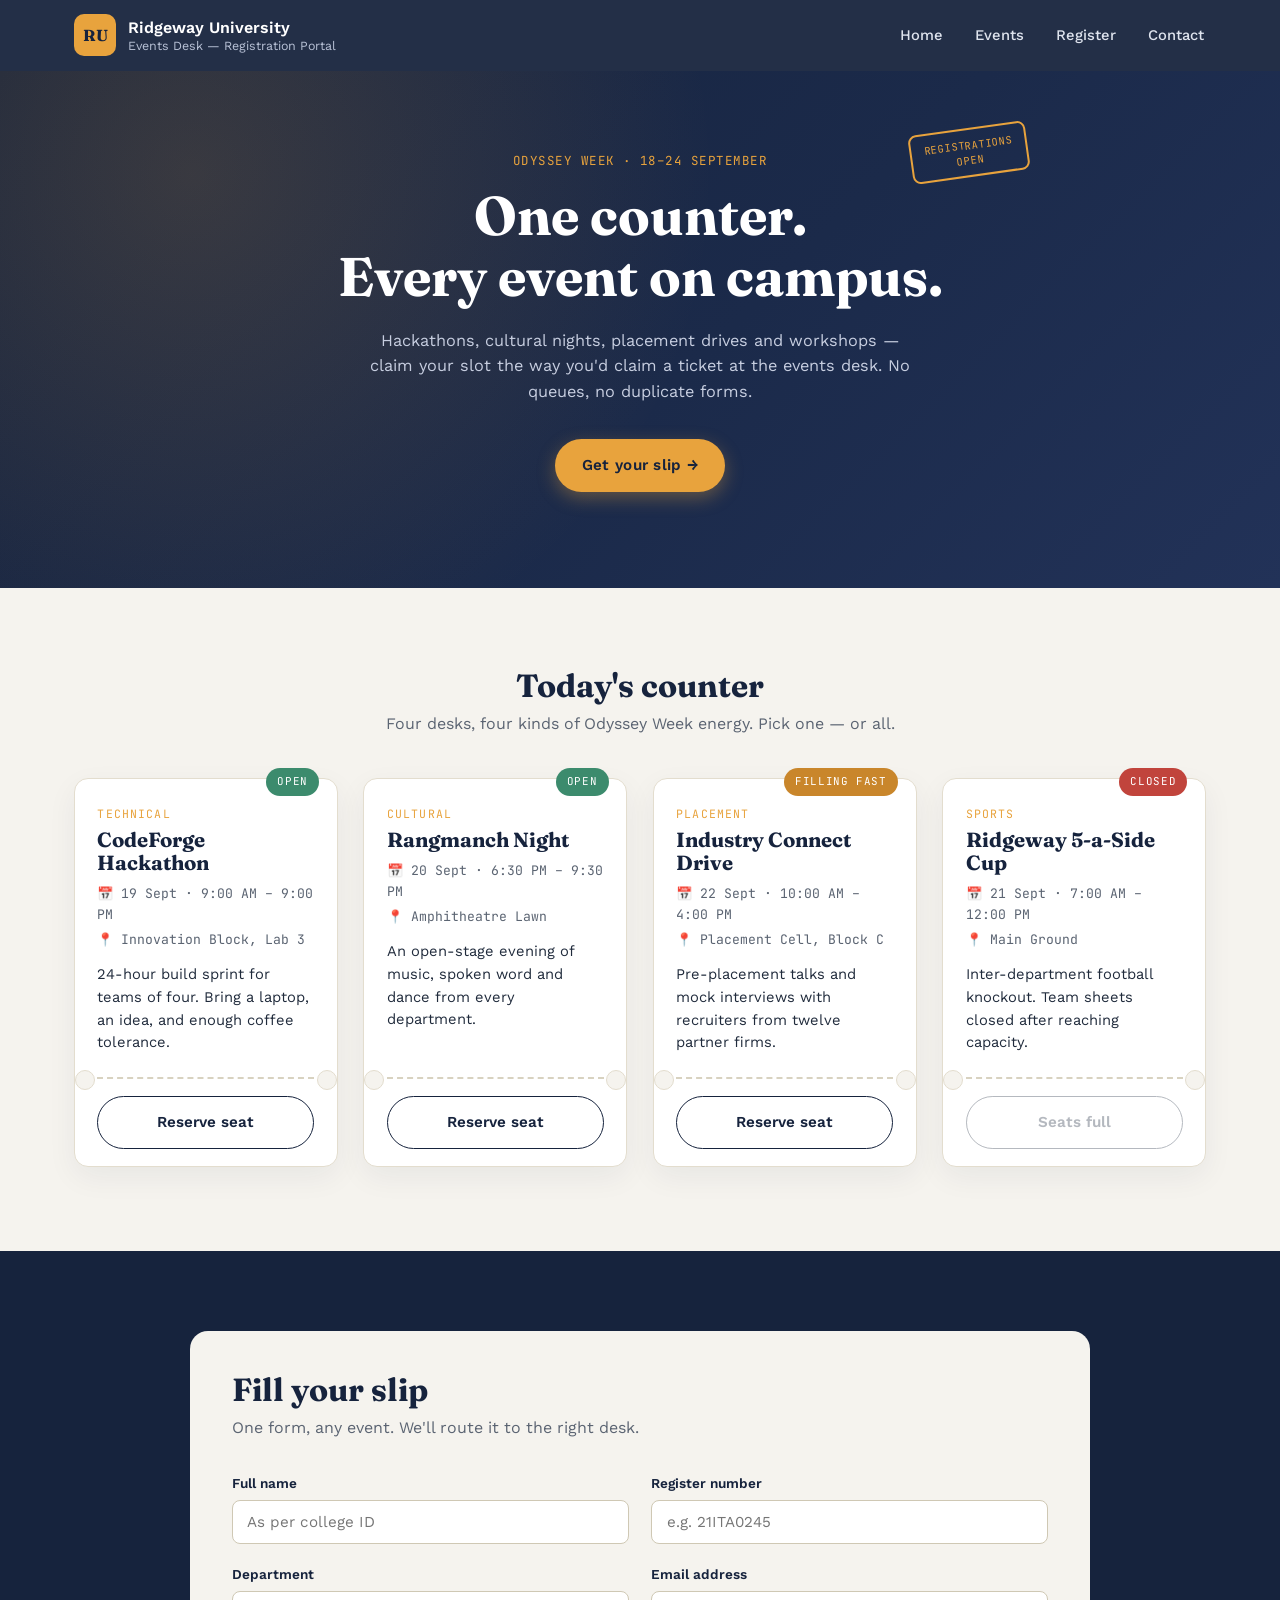
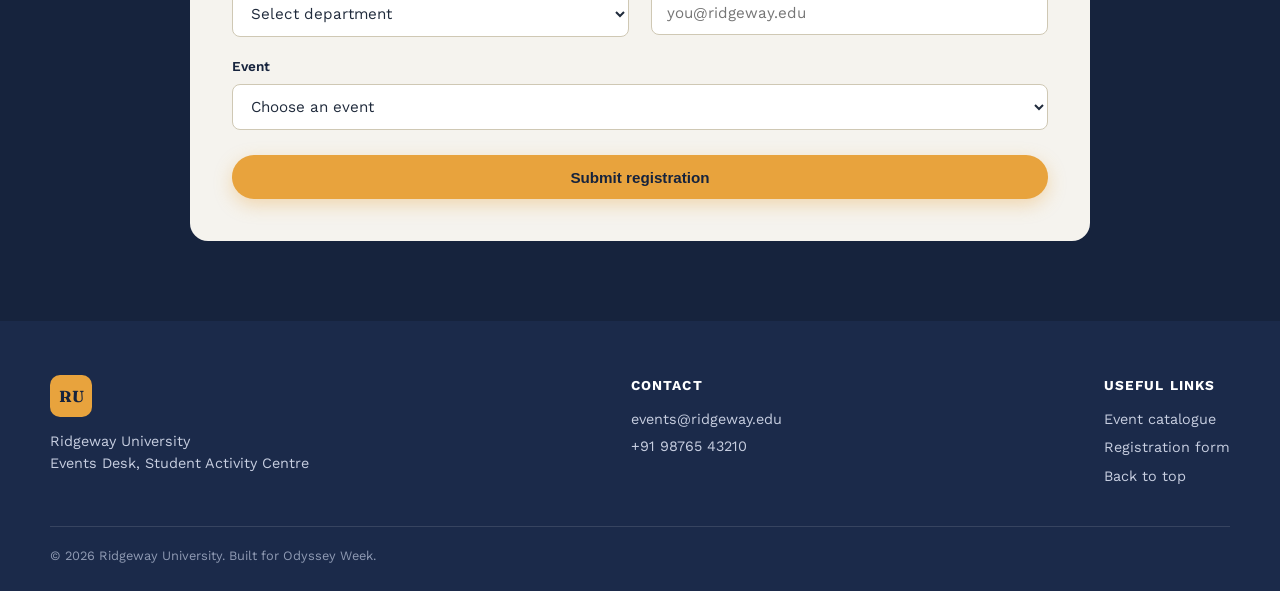
<file: CO2 SCENERIO BASED/index.html>
<!DOCTYPE html>
<html lang="en">
<head>
<meta charset="UTF-8">
<meta name="viewport" content="width=device-width, initial-scale=1.0">
<title>Ridgeway University — Events Desk</title>

<!-- External stylesheet: primary site design (Mandatory CSS Requirement B.1) -->
<link rel="stylesheet" href="style.css">
<link rel="preconnect" href="https://fonts.googleapis.com">
<link href="https://fonts.googleapis.com/css2?family=Fraunces:opsz,wght@9..144,500;9..144,700&family=Work+Sans:wght@400;500;600;700&family=JetBrains+Mono:wght@500&display=swap" rel="stylesheet">

<!--
  INTERNAL CSS DEMONSTRATION (Mandatory CSS Requirement B.1)
  Rule set below deliberately kept internal, for the Hero / "counter-slip" section only,
  to show that a page-specific block can be scoped without touching the external sheet.
-->
<style>
  .hero {
    background:
      radial-gradient(circle at 15% 20%, rgba(232,163,61,0.16), transparent 45%),
      linear-gradient(135deg, #16233d 0%, #1b2a4a 55%, #223258 100%);
  }
  .hero__stamp {
    transform: rotate(-8deg);
  }
</style>
</head>
<body>

<!-- ============ HEADER ============ -->
<header class="site-header" id="top">
  <div class="site-header__inner">
    <div class="brand">
      <span class="brand__mark" aria-hidden="true">RU</span>
      <div class="brand__text">
        <span class="brand__name">Ridgeway University</span>
        <span class="brand__portal">Events Desk — Registration Portal</span>
      </div>
    </div>

    <button class="nav-toggle" id="navToggle" aria-expanded="false" aria-controls="primaryNav">
      <span></span><span></span><span></span>
      <span class="sr-only">Menu</span>
    </button>

    <!-- Group + descendant + child selectors are used on this nav in style.css -->
    <nav class="primary-nav" id="primaryNav" aria-label="Primary">
      <ul>
        <li><a href="#top">Home</a></li>
        <li><a href="#catalogue">Events</a></li>
        <li><a href="#register">Register</a></li>
        <li><a href="#footer">Contact</a></li>
      </ul>
    </nav>
  </div>
</header>

<!-- ============ HERO ============ -->
<section class="hero">
  <div class="hero__inner">
    <p class="hero__eyebrow">Odyssey Week · 18–24 September</p>
    <h1 class="hero__title">One counter.<br>Every event on campus.</h1>
    <p class="hero__sub">
      Hackathons, cultural nights, placement drives and workshops —
      claim your slot the way you'd claim a ticket at the events desk.
      No queues, no duplicate forms.
    </p>

    <!-- Inline CSS demonstration (Mandatory CSS Requirement B.1) — one small element only -->
    <a href="#register" class="btn btn--primary" style="letter-spacing:0.02em;">
      Get your slip →
    </a>

    <div class="hero__stamp" aria-hidden="true">REGISTRATIONS<br>OPEN</div>
  </div>
</section>

<!-- ============ EVENT CATALOGUE ============ -->
<section class="catalogue" id="catalogue">
  <div class="section-head">
    <h2>Today's counter</h2>
    <p>Four desks, four kinds of Odyssey Week energy. Pick one — or all.</p>
  </div>

  <div class="ticket-grid">

    <!-- Event card 1 -->
    <article class="ticket ticket--tech">
      <span class="ticket__status ticket__status--open">Open</span>
      <div class="ticket__body">
        <p class="ticket__category">Technical</p>
        <h3 class="ticket__title">CodeForge Hackathon</h3>
        <p class="ticket__meta">📅 19 Sept · 9:00 AM – 9:00 PM</p>
        <p class="ticket__meta">📍 Innovation Block, Lab 3</p>
        <p class="ticket__desc">24-hour build sprint for teams of four. Bring a laptop, an idea, and enough coffee tolerance.</p>
      </div>
      <div class="ticket__stub">
        <a href="#register" class="btn btn--ghost">Reserve seat</a>
      </div>
    </article>

    <!-- Event card 2 -->
    <article class="ticket ticket--culture">
      <span class="ticket__status ticket__status--open">Open</span>
      <div class="ticket__body">
        <p class="ticket__category">Cultural</p>
        <h3 class="ticket__title">Rangmanch Night</h3>
        <p class="ticket__meta">📅 20 Sept · 6:30 PM – 9:30 PM</p>
        <p class="ticket__meta">📍 Amphitheatre Lawn</p>
        <p class="ticket__desc">An open-stage evening of music, spoken word and dance from every department.</p>
      </div>
      <div class="ticket__stub">
        <a href="#register" class="btn btn--ghost">Reserve seat</a>
      </div>
    </article>

    <!-- Event card 3 -->
    <article class="ticket ticket--placement">
      <span class="ticket__status ticket__status--filling">Filling fast</span>
      <div class="ticket__body">
        <p class="ticket__category">Placement</p>
        <h3 class="ticket__title">Industry Connect Drive</h3>
        <p class="ticket__meta">📅 22 Sept · 10:00 AM – 4:00 PM</p>
        <p class="ticket__meta">📍 Placement Cell, Block C</p>
        <p class="ticket__desc">Pre-placement talks and mock interviews with recruiters from twelve partner firms.</p>
      </div>
      <div class="ticket__stub">
        <a href="#register" class="btn btn--ghost">Reserve seat</a>
      </div>
    </article>

    <!-- Event card 4 -->
    <article class="ticket ticket--sports">
      <span class="ticket__status ticket__status--closed">Closed</span>
      <div class="ticket__body">
        <p class="ticket__category">Sports</p>
        <h3 class="ticket__title">Ridgeway 5-a-Side Cup</h3>
        <p class="ticket__meta">📅 21 Sept · 7:00 AM – 12:00 PM</p>
        <p class="ticket__meta">📍 Main Ground</p>
        <p class="ticket__desc">Inter-department football knockout. Team sheets closed after reaching capacity.</p>
      </div>
      <div class="ticket__stub">
        <a href="#" class="btn btn--ghost btn--disabled" aria-disabled="true">Seats full</a>
      </div>
    </article>

  </div>
</section>

<!-- ============ REGISTRATION FORM ============ -->
<section class="register" id="register">
  <div class="register__panel">
    <div class="section-head section-head--left">
      <h2>Fill your slip</h2>
      <p>One form, any event. We'll route it to the right desk.</p>
    </div>

    <form class="register-form" novalidate>
      <div class="field">
        <label for="fullName">Full name</label>
        <input type="text" id="fullName" name="fullName" placeholder="As per college ID" required>
      </div>

      <div class="field">
        <label for="regNo">Register number</label>
        <input type="text" id="regNo" name="regNo" placeholder="e.g. 21ITA0245" required>
      </div>

      <div class="field">
        <label for="dept">Department</label>
        <select id="dept" name="dept" required>
          <option value="" disabled selected>Select department</option>
          <option>Information Technology</option>
          <option>Computer Science</option>
          <option>Electronics & Communication</option>
          <option>Mechanical Engineering</option>
          <option>Commerce & Management</option>
        </select>
      </div>

      <div class="field">
        <label for="email">Email address</label>
        <input type="email" id="email" name="email" placeholder="you@ridgeway.edu" required>
      </div>

      <div class="field field--wide">
        <label for="event">Event</label>
        <select id="event" name="event" required>
          <option value="" disabled selected>Choose an event</option>
          <option>CodeForge Hackathon</option>
          <option>Rangmanch Night</option>
          <option>Industry Connect Drive</option>
        </select>
      </div>

      <button type="submit" class="btn btn--primary field--wide">Submit registration</button>
    </form>
  </div>
</section>

<!-- ============ FOOTER ============ -->
<footer class="site-footer" id="footer">
  <div class="site-footer__inner">
    <div class="footer-col">
      <span class="brand__mark brand__mark--footer" aria-hidden="true">RU</span>
      <p>Ridgeway University<br>Events Desk, Student Activity Centre</p>
    </div>

    <div class="footer-col">
      <h4>Contact</h4>
      <p>events@ridgeway.edu</p>
      <p>+91 98765 43210</p>
    </div>

    <div class="footer-col">
      <h4>Useful links</h4>
      <ul class="footer-links">
        <li><a href="#catalogue">Event catalogue</a></li>
        <li><a href="#register">Registration form</a></li>
        <li><a href="#top">Back to top</a></li>
      </ul>
    </div>
  </div>
  <p class="site-footer__copy">© 2026 Ridgeway University. Built for Odyssey Week.</p>
</footer>

<script>
  // Minimal, unobtrusive: toggles mobile nav only. No frameworks, no build step.
  const navToggle = document.getElementById('navToggle');
  const primaryNav = document.getElementById('primaryNav');
  navToggle.addEventListener('click', () => {
    const isOpen = primaryNav.classList.toggle('is-open');
    navToggle.setAttribute('aria-expanded', String(isOpen));
  });
</script>
</body>
</html>
</file>
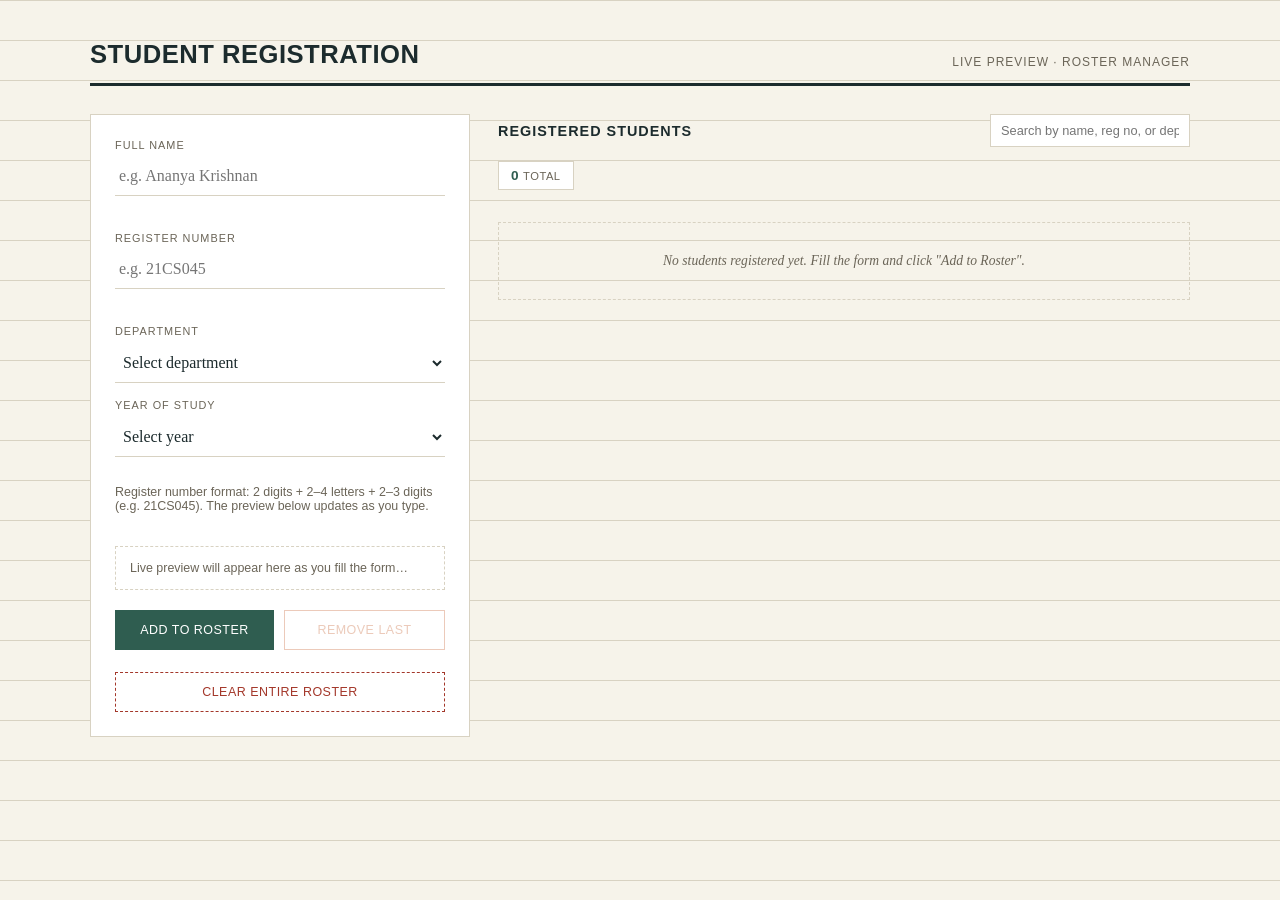
<file: CO3 AT1/EXPERIMENT 1/index.html>
<!DOCTYPE html>
<html lang="en">
<head>
<meta charset="UTF-8">
<meta name="viewport" content="width=device-width, initial-scale=1.0">
<title>Student Registration Preview — Advanced</title>
<style>
  :root{
    --ink:#1c2b2d;
    --paper:#f6f3ea;
    --card:#ffffff;
    --rule:#d8d2c2;
    --accent:#2f5d50;
    --accent-2:#c96a3b;
    --muted:#6b6558;
    --danger:#a3372a;
  }

  *{ box-sizing:border-box; }

  body{
    margin:0;
    min-height:100vh;
    background:var(--paper);
    background-image: linear-gradient(var(--rule) 1px, transparent 1px);
    background-size: 100% 40px;
    font-family: "Iowan Old Style","Palatino Linotype",Georgia,serif;
    color:var(--ink);
    padding: 40px 20px 80px;
  }

  .wrap{
    max-width: 1100px;
    margin: 0 auto;
  }

  .letterhead{
    border-bottom: 3px solid var(--ink);
    padding-bottom: 14px;
    margin-bottom: 28px;
    display:flex;
    justify-content:space-between;
    align-items:flex-end;
    flex-wrap:wrap;
    gap:10px;
  }

  .letterhead h1{
    font-family: "Trebuchet MS", "Century Gothic", sans-serif;
    font-weight:700;
    letter-spacing: 0.5px;
    font-size: 1.6rem;
    margin:0;
    text-transform: uppercase;
  }

  .letterhead span{
    font-family: "Trebuchet MS", sans-serif;
    font-size: 0.75rem;
    color: var(--muted);
    letter-spacing: 1px;
    text-transform: uppercase;
  }

  .layout{
    display:grid;
    grid-template-columns: 380px 1fr;
    gap: 28px;
    align-items:start;
  }

  /* ---------- FORM ---------- */
  form{
    background: var(--card);
    border: 1px solid var(--rule);
    padding: 24px;
    display:flex;
    flex-direction:column;
    gap: 16px;
  }

  .field{
    display:flex;
    flex-direction:column;
    gap:6px;
  }

  label{
    font-family: "Trebuchet MS", sans-serif;
    font-size: 0.68rem;
    letter-spacing: 1px;
    text-transform: uppercase;
    color: var(--muted);
  }

  input, select{
    font-family: inherit;
    font-size: 1rem;
    padding: 10px 4px;
    border: none;
    border-bottom: 1.5px solid var(--rule);
    background: transparent;
    color: var(--ink);
    outline: none;
  }

  input:focus, select:focus{ border-bottom-color: var(--accent); }

  .field.invalid input,
  .field.invalid select{ border-bottom-color: var(--danger); }

  .field-msg{
    font-size: 0.72rem;
    color: var(--danger);
    min-height: 14px;
    font-family: "Trebuchet MS", sans-serif;
  }

  .counter{
    font-size: 0.68rem;
    color: var(--muted);
    text-align:right;
    font-family: "Trebuchet MS", sans-serif;
  }

  .actions{
    display:flex;
    gap:10px;
    margin-top: 4px;
  }

  button{
    font-family: "Trebuchet MS", sans-serif;
    font-size: 0.78rem;
    letter-spacing: 0.5px;
    text-transform: uppercase;
    padding: 12px 18px;
    border: none;
    cursor:pointer;
    transition: transform 0.15s ease;
    flex:1;
  }
  button:hover{ transform: translateY(-1px); }
  button:active{ transform: translateY(0); }
  button:disabled{ opacity:0.35; cursor:not-allowed; transform:none; }

  #displayBtn{ background: var(--accent); color: #fff; }
  #removeBtn{ background: transparent; color: var(--accent-2); border: 1.5px solid var(--accent-2); }
  #clearAllBtn{
    width:100%;
    background:transparent;
    color: var(--danger);
    border: 1px dashed var(--danger);
    margin-top: 6px;
  }

  .hint{
    font-size: 0.78rem;
    color: var(--muted);
    font-family: "Trebuchet MS", sans-serif;
  }

  /* ---------- LIVE PREVIEW ---------- */
  #livePreview{
    margin-top: 4px;
    border: 1px dashed var(--rule);
    padding: 14px;
    font-family: "Trebuchet MS", sans-serif;
    font-size: 0.78rem;
    color: var(--muted);
  }
  #livePreview.filled{ border-style: solid; color: var(--ink); }
  #livePreview .lp-name{ font-family: "Iowan Old Style", Georgia, serif; font-size: 1.05rem; color: var(--ink); }

  /* ---------- RIGHT PANEL ---------- */
  .panel-head{
    display:flex;
    justify-content:space-between;
    align-items:center;
    gap: 16px;
    margin-bottom: 14px;
    flex-wrap:wrap;
  }

  .panel-head h2{
    font-family: "Trebuchet MS", sans-serif;
    font-size: 0.9rem;
    letter-spacing: 1px;
    text-transform: uppercase;
    margin:0;
    color: var(--ink);
  }

  #searchInput{
    padding: 8px 10px;
    border: 1px solid var(--rule);
    background: var(--card);
    font-family: "Trebuchet MS", sans-serif;
    font-size: 0.8rem;
    min-width: 200px;
  }

  .stats{
    display:flex;
    gap: 10px;
    flex-wrap:wrap;
    margin-bottom: 18px;
  }

  .stat-pill{
    font-family: "Trebuchet MS", sans-serif;
    font-size: 0.7rem;
    letter-spacing: 0.5px;
    text-transform: uppercase;
    background: var(--card);
    border: 1px solid var(--rule);
    padding: 6px 12px;
    color: var(--muted);
  }
  .stat-pill b{ color: var(--accent); font-size: 0.85rem; margin-right:4px; }

  #cardList{
    display:grid;
    grid-template-columns: 1fr 1fr;
    gap: 16px;
  }

  .profile-card{
    background: var(--card);
    border-left: 6px solid var(--accent);
    box-shadow: 0 6px 18px rgba(28,43,45,0.08);
    padding: 20px 22px;
    position: relative;
    animation: rise 0.3s ease;
  }
  .profile-card.editing{ border-left-color: var(--accent-2); }

  @keyframes rise{
    from{ opacity:0; transform: translateY(8px); }
    to{ opacity:1; transform: translateY(0); }
  }
  @keyframes fadeOut{
    to{ opacity:0; transform: translateY(-6px) scale(0.98); }
  }
  .profile-card.removing{ animation: fadeOut 0.25s ease forwards; }

  .avatar-row{
    display:flex;
    align-items:center;
    gap: 12px;
    margin-bottom: 12px;
  }

  .avatar{
    width: 42px; height: 42px;
    border-radius: 50%;
    display:flex; align-items:center; justify-content:center;
    font-family: "Trebuchet MS", sans-serif;
    font-weight:700;
    font-size: 0.85rem;
    color: #fff;
    flex-shrink:0;
  }

  .profile-name{ font-size: 1.15rem; margin: 0; }
  .profile-reg{ font-family: "Trebuchet MS", sans-serif; font-size: 0.72rem; color: var(--muted); }

  .profile-grid{
    display:grid;
    grid-template-columns: 1fr 1fr;
    gap: 10px 14px;
    border-top: 1px solid var(--rule);
    padding-top: 12px;
    margin-bottom: 12px;
  }
  .profile-grid .label{
    font-family: "Trebuchet MS", sans-serif;
    font-size: 0.6rem;
    letter-spacing: 1px;
    text-transform: uppercase;
    color: var(--muted);
    margin-bottom: 2px;
  }
  .profile-grid .value{ font-size: 0.95rem; }

  .card-actions{
    display:flex;
    gap: 8px;
  }
  .card-actions button{
    flex:1;
    padding: 8px 10px;
    font-size: 0.68rem;
  }
  .edit-btn{ background: transparent; border: 1px solid var(--ink); color: var(--ink); }
  .del-btn{ background: transparent; border: 1px solid var(--danger); color: var(--danger); }

  .badge{
    position:absolute;
    top: 16px; right: 18px;
    font-family: "Trebuchet MS", sans-serif;
    font-size: 0.6rem;
    letter-spacing: 1px;
    text-transform: uppercase;
    padding: 3px 8px;
    background: var(--accent);
    color: #fff;
  }

  .empty-note{
    grid-column: 1/-1;
    font-size: 0.85rem;
    color: var(--muted);
    font-style: italic;
    border: 1px dashed var(--rule);
    padding: 30px;
    text-align:center;
  }

  #toast{
    position: fixed;
    bottom: 24px; left: 50%;
    transform: translateX(-50%) translateY(20px);
    background: var(--ink);
    color: #fff;
    padding: 10px 20px;
    font-family: "Trebuchet MS", sans-serif;
    font-size: 0.8rem;
    letter-spacing: 0.5px;
    opacity: 0;
    pointer-events:none;
    transition: opacity 0.25s ease, transform 0.25s ease;
  }
  #toast.show{
    opacity: 1;
    transform: translateX(-50%) translateY(0);
  }

  @media (max-width: 820px){
    .layout{ grid-template-columns: 1fr; }
    #cardList{ grid-template-columns: 1fr; }
  }
</style>
</head>
<body>

<div class="wrap">

  <div class="letterhead">
    <h1>Student Registration</h1>
    <span>Live Preview · Roster Manager</span>
  </div>

  <div class="layout">

    <!-- ============ FORM COLUMN ============ -->
    <div>
      <form id="regForm" novalidate>

        <div class="field" id="nameField">
          <label for="nameInput">Full Name</label>
          <input type="text" id="nameInput" placeholder="e.g. Ananya Krishnan" maxlength="40">
          <div class="field-msg" id="nameMsg"></div>
        </div>

        <div class="field" id="regField">
          <label for="regInput">Register Number</label>
          <input type="text" id="regInput" placeholder="e.g. 21CS045" maxlength="15">
          <div class="field-msg" id="regMsg"></div>
        </div>

        <div class="field">
          <label for="deptInput">Department</label>
          <select id="deptInput">
            <option value="" disabled selected>Select department</option>
            <option>Computer Science</option>
            <option>Information Technology</option>
            <option>Electronics & Communication</option>
            <option>Electrical Engineering</option>
            <option>Mechanical Engineering</option>
            <option>Civil Engineering</option>
          </select>
        </div>

        <div class="field">
          <label for="yearInput">Year of Study</label>
          <select id="yearInput">
            <option value="" disabled selected>Select year</option>
            <option>1st Year</option>
            <option>2nd Year</option>
            <option>3rd Year</option>
            <option>4th Year</option>
          </select>
        </div>

        <p class="hint">Register number format: 2 digits + 2–4 letters + 2–3 digits (e.g. 21CS045). The preview below updates as you type.</p>

        <div id="livePreview">Live preview will appear here as you fill the form…</div>

        <div class="actions">
          <button type="button" id="displayBtn">Add to Roster</button>
          <button type="button" id="removeBtn" disabled>Remove Last</button>
        </div>
        <button type="button" id="clearAllBtn">Clear entire roster</button>
      </form>
    </div>

    <!-- ============ ROSTER COLUMN ============ -->
    <div>
      <div class="panel-head">
        <h2>Registered Students</h2>
        <input type="text" id="searchInput" placeholder="Search by name, reg no, or dept…">
      </div>

      <div class="stats" id="statsBar">
        <div class="stat-pill"><b id="statTotal">0</b>Total</div>
      </div>

      <div id="cardList">
        <p class="empty-note" id="emptyNote">No students registered yet. Fill the form and click "Add to Roster".</p>
      </div>
    </div>

  </div>
</div>

<div id="toast"></div>

<script>
  // ---------------- State ----------------
  // In-memory "database" of registered students. No browser storage used.
  let students = [];
  let idCounter = 0;
  let editingId = null; // id currently being edited, or null

  // ---------------- Element selection ----------------
  const nameInput   = document.getElementById('nameInput');
  const regInput    = document.getElementById('regInput');
  const deptInput   = document.getElementById('deptInput');
  const yearInput   = document.getElementById('yearInput');

  const nameField   = document.getElementById('nameField');
  const regField    = document.getElementById('regField');
  const nameMsg     = document.getElementById('nameMsg');
  const regMsg      = document.getElementById('regMsg');

  const displayBtn  = document.getElementById('displayBtn');
  const removeBtn   = document.getElementById('removeBtn');
  const clearAllBtn = document.getElementById('clearAllBtn');
  const searchInput = document.getElementById('searchInput');

  const livePreview = document.getElementById('livePreview');
  const cardList    = document.getElementById('cardList');
  const emptyNote   = document.getElementById('emptyNote');
  const statsBar    = document.getElementById('statsBar');
  const statTotal   = document.getElementById('statTotal');
  const toast       = document.getElementById('toast');

  const REG_PATTERN = /^\d{2}[A-Za-z]{2,4}\d{2,3}$/;

  const ACCENT_COLORS = ['#2f5d50', '#c96a3b', '#3d5a80', '#7b4b94', '#a3372a', '#5c7a29'];

  function colorForName(name){
    let hash = 0;
    for (let i = 0; i < name.length; i++) hash = name.charCodeAt(i) + ((hash << 5) - hash);
    return ACCENT_COLORS[Math.abs(hash) % ACCENT_COLORS.length];
  }

  function getInitials(name){
    return name.trim().split(/\s+/).map(p => p[0]).join('').toUpperCase().slice(0, 2);
  }

  function showToast(message){
    toast.textContent = message;
    toast.classList.add('show');
    clearTimeout(showToast._t);
    showToast._t = setTimeout(() => toast.classList.remove('show'), 1800);
  }

  // ---------------- Live preview (updates on every keystroke/change) ----------------
  function updateLivePreview(){
    const name = nameInput.value.trim();
    const reg  = regInput.value.trim();
    const dept = deptInput.value;
    const year = yearInput.value;

    if (!name && !reg && !dept && !year){
      livePreview.classList.remove('filled');
      livePreview.textContent = 'Live preview will appear here as you fill the form…';
      return;
    }
    livePreview.classList.add('filled');
    livePreview.textContent = ''; // clear previous children

    const nameEl = document.createElement('div');
    nameEl.classList.add('lp-name');
    nameEl.textContent = name || '(no name yet)';

    const detailEl = document.createElement('div');
    detailEl.textContent = [reg || '—', dept || '—', year || '—'].join('  ·  ');

    livePreview.appendChild(nameEl);
    livePreview.appendChild(detailEl);
  }

  [nameInput, regInput, deptInput, yearInput].forEach(el => {
    el.addEventListener('input', updateLivePreview);
    el.addEventListener('change', updateLivePreview);
  });

  // ---------------- Field-level validation ----------------
  function validateName(){
    const name = nameInput.value.trim();
    if (!name){
      nameField.classList.add('invalid');
      nameMsg.textContent = 'Name is required.';
      return false;
    }
    nameField.classList.remove('invalid');
    nameMsg.textContent = '';
    return true;
  }

  function validateReg(){
    const reg = regInput.value.trim();
    if (!reg){
      regField.classList.add('invalid');
      regMsg.textContent = 'Register number is required.';
      return false;
    }
    if (!REG_PATTERN.test(reg)){
      regField.classList.add('invalid');
      regMsg.textContent = 'Format looks off — try e.g. 21CS045.';
      return false;
    }
    const duplicate = students.some(s => s.reg.toLowerCase() === reg.toLowerCase() && s.id !== editingId);
    if (duplicate){
      regField.classList.add('invalid');
      regMsg.textContent = 'This register number is already on the roster.';
      return false;
    }
    regField.classList.remove('invalid');
    regMsg.textContent = '';
    return true;
  }

  nameInput.addEventListener('blur', validateName);
  regInput.addEventListener('blur', validateReg);

  // ---------------- Stats ----------------
  function renderStats(){
    statsBar.querySelectorAll('.stat-pill.dept').forEach(el => el.remove());
    statTotal.textContent = students.length;

    const counts = {};
    students.forEach(s => { counts[s.dept] = (counts[s.dept] || 0) + 1; });

    Object.keys(counts).forEach(dept => {
      const pill = document.createElement('div');
      pill.classList.add('stat-pill', 'dept');
      const b = document.createElement('b');
      b.textContent = counts[dept];
      pill.appendChild(b);
      pill.append(dept);
      statsBar.appendChild(pill);
    });
  }

  // ---------------- Render roster (filtered by search) ----------------
  function renderList(){
    const query = searchInput.value.trim().toLowerCase();
    cardList.innerHTML = ''; // clear and rebuild from state

    const visible = students.filter(s =>
      s.name.toLowerCase().includes(query) ||
      s.reg.toLowerCase().includes(query) ||
      s.dept.toLowerCase().includes(query)
    );

    if (students.length === 0){
      cardList.appendChild(emptyNote);
      emptyNote.textContent = 'No students registered yet. Fill the form and click "Add to Roster".';
      emptyNote.style.display = 'block';
      removeBtn.disabled = true;
      renderStats();
      return;
    }

    removeBtn.disabled = false;

    if (visible.length === 0){
      emptyNote.textContent = 'No students match your search.';
      emptyNote.style.display = 'block';
      cardList.appendChild(emptyNote);
      renderStats();
      return;
    }

    visible.forEach(student => {
      const card = document.createElement('div');
      card.classList.add('profile-card');
      card.dataset.id = student.id;
      if (student.id === editingId) card.classList.add('editing');

      const badge = document.createElement('span');
      badge.classList.add('badge');
      badge.textContent = student.id === editingId ? 'Editing' : 'Registered';
      card.appendChild(badge);

      const row = document.createElement('div');
      row.classList.add('avatar-row');

      const avatar = document.createElement('div');
      avatar.classList.add('avatar');
      avatar.style.background = colorForName(student.name);
      avatar.textContent = getInitials(student.name);

      const nameWrap = document.createElement('div');
      const nameEl = document.createElement('h3');
      nameEl.classList.add('profile-name');
      nameEl.textContent = student.name;
      const regEl = document.createElement('div');
      regEl.classList.add('profile-reg');
      regEl.textContent = 'Reg No. ' + student.reg;
      nameWrap.appendChild(nameEl);
      nameWrap.appendChild(regEl);

      row.appendChild(avatar);
      row.appendChild(nameWrap);
      card.appendChild(row);

      const grid = document.createElement('div');
      grid.classList.add('profile-grid');
      [['Department', student.dept], ['Year of Study', student.year]].forEach(([label, value]) => {
        const wrap = document.createElement('div');
        const lab = document.createElement('div');
        lab.classList.add('label');
        lab.textContent = label;
        const val = document.createElement('div');
        val.classList.add('value');
        val.textContent = value;
        wrap.appendChild(lab);
        wrap.appendChild(val);
        grid.appendChild(wrap);
      });
      card.appendChild(grid);

      const cardActions = document.createElement('div');
      cardActions.classList.add('card-actions');

      const editBtn = document.createElement('button');
      editBtn.classList.add('edit-btn');
      editBtn.textContent = 'Edit';
      editBtn.type = 'button';
      editBtn.addEventListener('click', () => startEdit(student.id));

      const delBtn = document.createElement('button');
      delBtn.classList.add('del-btn');
      delBtn.textContent = 'Remove';
      delBtn.type = 'button';
      delBtn.addEventListener('click', () => removeStudent(student.id));

      cardActions.appendChild(editBtn);
      cardActions.appendChild(delBtn);
      card.appendChild(cardActions);

      cardList.appendChild(card);
    });

    renderStats();
  }

  // ---------------- Add / Update ----------------
  displayBtn.addEventListener('click', function(){
    const nameOk = validateName();
    const regOk  = validateReg();
    if (!nameOk || !regOk) return;

    if (!deptInput.value || !yearInput.value){
      showToast('Please select department and year.');
      return;
    }

    const data = {
      name: nameInput.value.trim(),
      reg: regInput.value.trim(),
      dept: deptInput.value,
      year: yearInput.value
    };

    if (editingId !== null){
      const idx = students.findIndex(s => s.id === editingId);
      students[idx] = { ...students[idx], ...data };
      showToast('Profile updated.');
      editingId = null;
      displayBtn.textContent = 'Add to Roster';
    } else {
      students.push({ id: idCounter++, ...data });
      showToast('Student added to roster.');
    }

    form_reset();
    renderList();
  });

  function form_reset(){
    nameInput.value = '';
    regInput.value = '';
    deptInput.value = '';
    yearInput.value = '';
    nameField.classList.remove('invalid');
    regField.classList.remove('invalid');
    nameMsg.textContent = '';
    regMsg.textContent = '';
    updateLivePreview();
  }

  function startEdit(id){
    const student = students.find(s => s.id === id);
    if (!student) return;
    editingId = id;
    nameInput.value = student.name;
    regInput.value = student.reg;
    deptInput.value = student.dept;
    yearInput.value = student.year;
    updateLivePreview();
    displayBtn.textContent = 'Save Changes';
    nameInput.focus();
    renderList();
    window.scrollTo({ top: 0, behavior: 'smooth' });
  }

  function removeStudent(id){
    const cardEl = cardList.querySelector('.profile-card[data-id="' + id + '"]');
    if (cardEl){
      cardEl.classList.add('removing');
      setTimeout(() => {
        students = students.filter(s => s.id !== id);
        if (editingId === id){
          editingId = null;
          displayBtn.textContent = 'Add to Roster';
          form_reset();
        }
        renderList();
        showToast('Profile removed.');
      }, 220);
    } else {
      students = students.filter(s => s.id !== id);
      renderList();
    }
  }

  // "Remove Last" button — removes most recently added student
  removeBtn.addEventListener('click', function(){
    if (students.length === 0) return;
    const last = students[students.length - 1];
    removeStudent(last.id);
  });

  clearAllBtn.addEventListener('click', function(){
    if (students.length === 0) return;
    students = [];
    editingId = null;
    displayBtn.textContent = 'Add to Roster';
    form_reset();
    renderList();
    showToast('Roster cleared.');
  });

  searchInput.addEventListener('input', renderList);

  // Enter key in any form field triggers Add/Save (except inside select which needs its own change)
  form_reset.name; // no-op, keeps linter calm about hoisting
  document.getElementById('regForm').addEventListener('keydown', function(e){
    if (e.key === 'Enter'){
      e.preventDefault();
      displayBtn.click();
    }
  });

  // Initial render
  renderList();
</script>

</body>
</html>
</file>
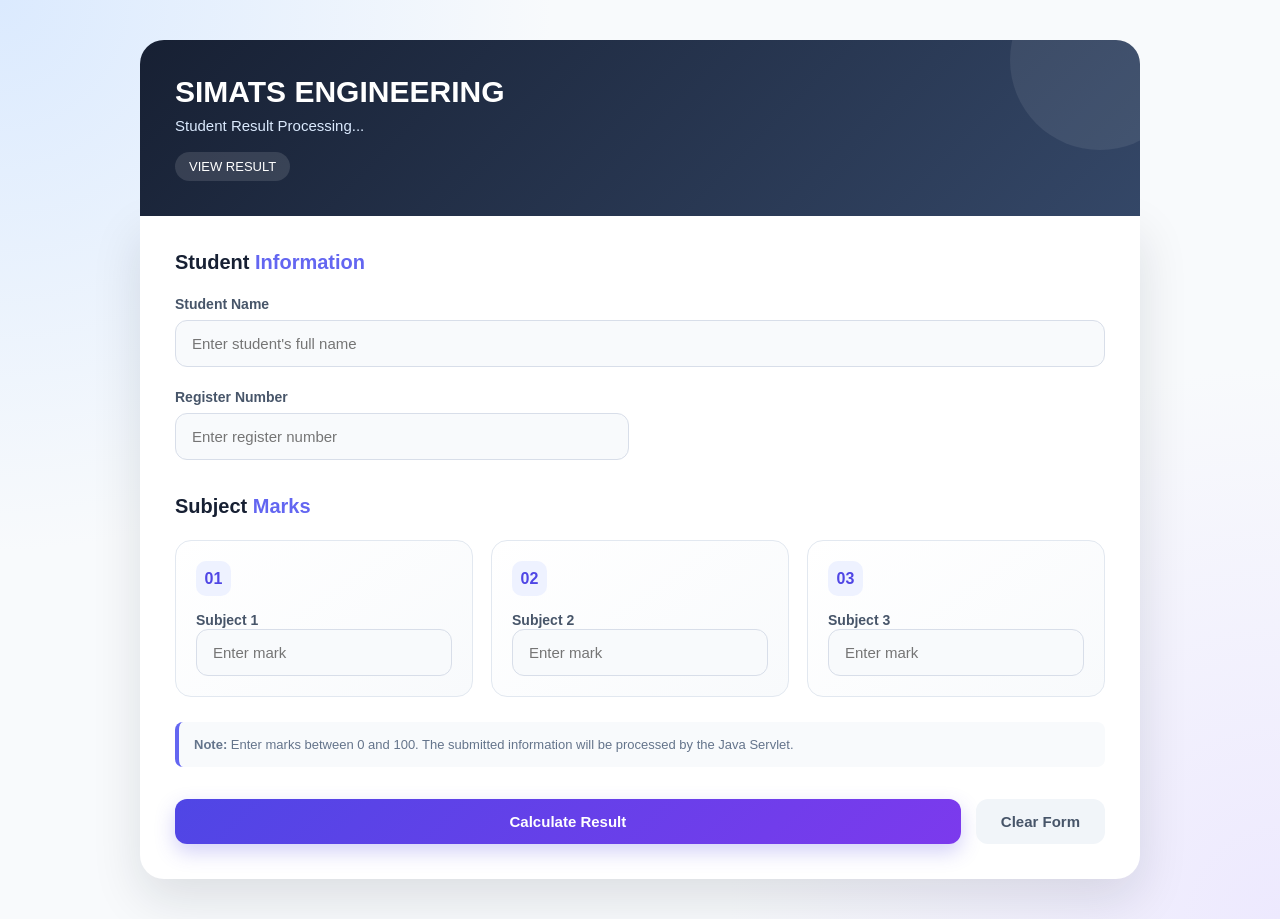
<file: CO3 AT1/EXPERIMENT 2/index.html>
<!DOCTYPE html>
<html lang="en">
<head>
    <meta charset="UTF-8">
    <meta name="viewport" content="width=device-width, initial-scale=1.0">

    <title>Student Result Processing System</title>

    <style>
        * {
            box-sizing: border-box;
            margin: 0;
            padding: 0;
        }

        body {
            min-height: 100vh;
            font-family: "Segoe UI", Arial, sans-serif;
            background:
                radial-gradient(circle at top left, #dbeafe, transparent 35%),
                radial-gradient(circle at bottom right, #ede9fe, transparent 35%),
                #f8fafc;
            color: #172033;
            padding: 40px 20px;
        }

        .wrapper {
            max-width: 1000px;
            margin: auto;
        }

        /* Header */

        .header {
            background: linear-gradient(135deg, #172033, #344767);
            color: white;
            padding: 35px;
            border-radius: 24px 24px 0 0;
            position: relative;
            overflow: hidden;
        }

        .header::after {
            content: "";
            position: absolute;
            width: 180px;
            height: 180px;
            border-radius: 50%;
            background: rgba(255,255,255,0.08);
            right: -50px;
            top: -70px;
        }

        .header h1 {
            font-size: 30px;
            margin-bottom: 8px;
        }

        .header p {
            color: #dbeafe;
            font-size: 15px;
        }

        .badge {
            display: inline-block;
            margin-top: 18px;
            padding: 7px 14px;
            border-radius: 20px;
            background: rgba(255,255,255,0.12);
            font-size: 13px;
        }

        /* Main Card */

        .card {
            background: white;
            padding: 35px;
            border-radius: 0 0 24px 24px;
            box-shadow: 0 20px 50px rgba(15, 23, 42, 0.12);
        }

        .section-title {
            font-size: 20px;
            margin-bottom: 22px;
            color: #172033;
        }

        .section-title span {
            color: #6366f1;
        }

        /* Student details */

        .form-grid {
            display: grid;
            grid-template-columns: 1fr 1fr;
            gap: 22px;
        }

        .full {
            grid-column: span 2;
        }

        .field {
            display: flex;
            flex-direction: column;
        }

        label {
            font-size: 14px;
            font-weight: 600;
            margin-bottom: 8px;
            color: #475569;
        }

        input {
            width: 100%;
            padding: 14px 16px;
            border: 1px solid #d8dee9;
            border-radius: 12px;
            outline: none;
            font-size: 15px;
            transition: 0.3s;
            background: #f8fafc;
        }

        input:focus {
            border-color: #6366f1;
            background: white;
            box-shadow: 0 0 0 4px rgba(99,102,241,0.1);
        }

        input:valid {
            border-color: #d8dee9;
        }

        /* Marks */

        .marks-section {
            margin-top: 35px;
        }

        .marks-grid {
            display: grid;
            grid-template-columns: repeat(3, 1fr);
            gap: 18px;
        }

        .mark-card {
            padding: 20px;
            border: 1px solid #e2e8f0;
            border-radius: 16px;
            background: linear-gradient(145deg, #ffffff, #f8fafc);
            transition: 0.3s;
        }

        .mark-card:hover {
            transform: translateY(-3px);
            box-shadow: 0 10px 25px rgba(15,23,42,0.08);
        }

        .subject-number {
            width: 35px;
            height: 35px;
            display: flex;
            align-items: center;
            justify-content: center;
            border-radius: 10px;
            background: #eef2ff;
            color: #4f46e5;
            font-weight: bold;
            margin-bottom: 15px;
        }

        /* Button */

        .button-area {
            margin-top: 32px;
            display: flex;
            gap: 15px;
        }

        button,
        input[type="submit"] {
            border: none;
            cursor: pointer;
            padding: 14px 25px;
            border-radius: 12px;
            font-size: 15px;
            font-weight: 600;
            transition: 0.3s;
        }

        .submit-btn {
            flex: 1;
            color: white;
            background: linear-gradient(135deg, #4f46e5, #7c3aed);
            box-shadow: 0 8px 20px rgba(79,70,229,0.25);
        }

        .submit-btn:hover {
            transform: translateY(-2px);
            box-shadow: 0 12px 25px rgba(79,70,229,0.35);
        }

        .reset-btn {
            background: #f1f5f9;
            color: #475569;
        }

        .reset-btn:hover {
            background: #e2e8f0;
        }

        /* Information */

        .info {
            margin-top: 25px;
            padding: 15px;
            background: #f8fafc;
            border-left: 4px solid #6366f1;
            border-radius: 8px;
            color: #64748b;
            font-size: 13px;
        }

        /* Responsive */

        @media (max-width: 700px) {

            body {
                padding: 15px;
            }

            .header {
                padding: 25px;
            }

            .header h1 {
                font-size: 24px;
            }

            .card {
                padding: 25px;
            }

            .form-grid,
            .marks-grid {
                grid-template-columns: 1fr;
            }

            .full {
                grid-column: span 1;
            }

            .button-area {
                flex-direction: column;
            }
        }
    </style>
</head>

<body>

<div class="wrapper">

    <div class="header">

        <h1>SIMATS ENGINEERING</h1>

        <p>
            Student Result Processing...
        </p>

        <div class="badge">
            VIEW RESULT
        </div>

    </div>


    <div class="card">

        <h2 class="section-title">
            Student <span>Information</span>
        </h2>

        <form action="StudentResultServlet" method="post">

            <div class="form-grid">

                <div class="field full">

                    <label for="name">
                        Student Name
                    </label>

                    <input
                        type="text"
                        id="name"
                        name="name"
                        placeholder="Enter student's full name"
                        required>

                </div>


                <div class="field">

                    <label for="regno">
                        Register Number
                    </label>

                    <input
                        type="text"
                        id="regno"
                        name="regno"
                        placeholder="Enter register number"
                        required>

                </div>


            </div>


            <div class="marks-section">

                <h2 class="section-title">
                    Subject <span>Marks</span>
                </h2>


                <div class="marks-grid">

                    <div class="mark-card">

                        <div class="subject-number">
                            01
                        </div>

                        <label for="mark1">
                            Subject 1
                        </label>

                        <input
                            type="number"
                            name="mark1"
                            id="subject1"
                            min="0"
                            max="100"
                            placeholder="Enter mark"
                            required>

                    </div>


                    <div class="mark-card">

                        <div class="subject-number">
                            02
                        </div>

                        <label for="subject2">
                            Subject 2
                        </label>

                        <input
                            type="number"
                            name="mark2"
                            id="subject2"
                            min="0"
                            max="100"
                            placeholder="Enter mark"
                            required>

                    </div>


                    <div class="mark-card">

                        <div class="subject-number">
                            03
                        </div>

                        <label for="subject3">
                            Subject 3
                        </label>

                        <input
                            type="number"
                            name="mark3"
                            id="subject3"
                            min="0"
                            max="100"
                            placeholder="Enter mark"
                            required>

                    </div>

                </div>

            </div>


            <div class="info">

                <strong>Note:</strong>
                Enter marks between 0 and 100.
                The submitted information will be processed by the Java Servlet.

            </div>


            <div class="button-area">

                <input
                    type="submit"
                    value="Calculate Result"
                    class="submit-btn">

                <button
                    type="reset"
                    class="reset-btn">
                    Clear Form
                </button>

            </div>

        </form>

    </div>

</div>

</body>
</html>
</file>
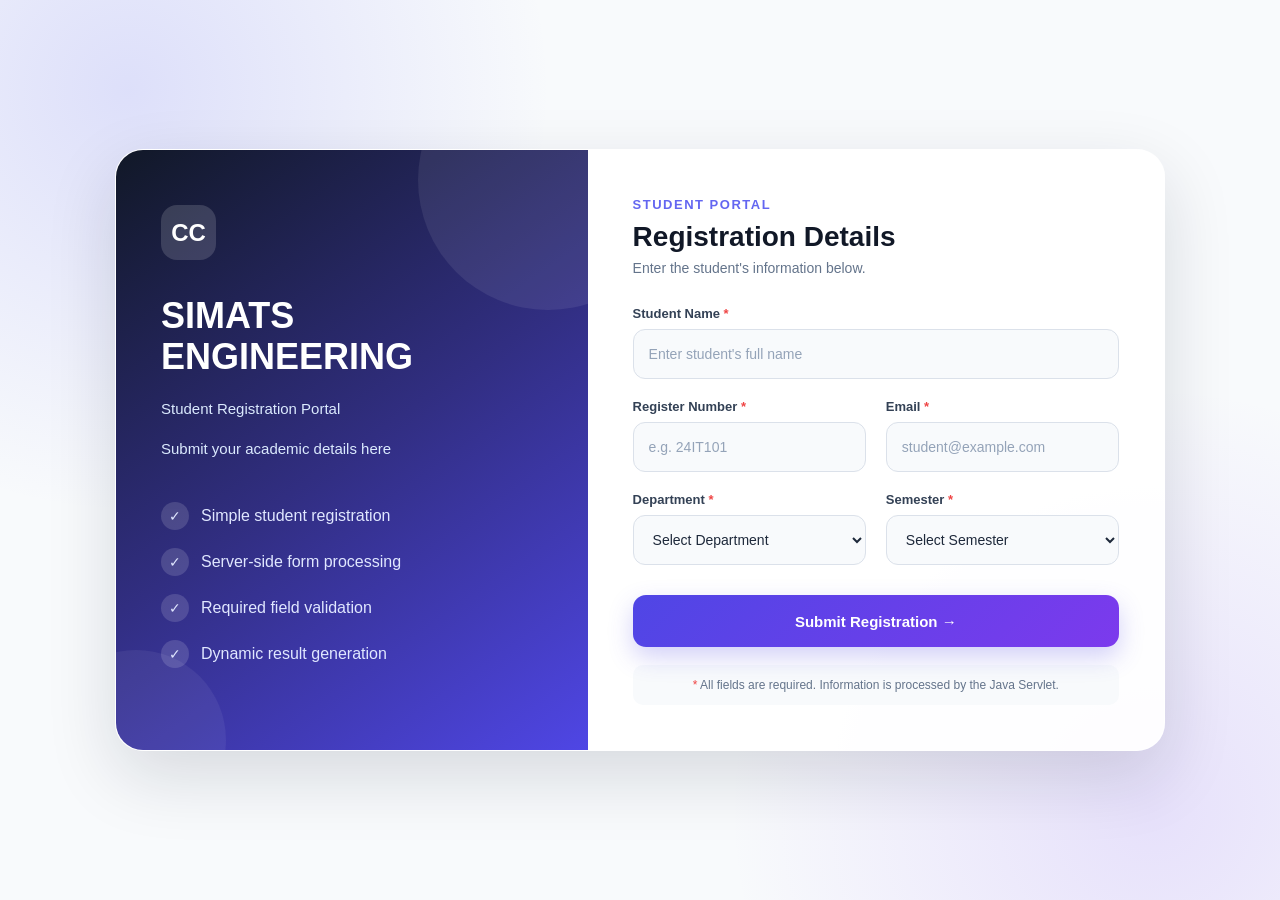
<file: CO3 EXPERIMENTS/CO3 EX7/index.html>
<!DOCTYPE html>
<html lang="en">

<head>
    <meta charset="UTF-8">
    <meta name="viewport" content="width=device-width, initial-scale=1.0">

    <title>CampusConnect | Student Registration</title>

    <style>
        * {
            margin: 0;
            padding: 0;
            box-sizing: border-box;
        }

        body {
            min-height: 100vh;
            font-family: "Segoe UI", Arial, sans-serif;

            background:
                radial-gradient(
                    circle at 10% 10%,
                    rgba(99, 102, 241, 0.18),
                    transparent 30%
                ),
                radial-gradient(
                    circle at 90% 90%,
                    rgba(139, 92, 246, 0.16),
                    transparent 30%
                ),
                #f8fafc;

            display: flex;
            justify-content: center;
            align-items: center;

            padding: 30px;
        }

        .main-container {
            width: 100%;
            max-width: 1050px;

            display: grid;
            grid-template-columns: 0.9fr 1.1fr;

            background: rgba(255, 255, 255, 0.92);

            border: 1px solid rgba(255,255,255,0.8);

            border-radius: 28px;

            overflow: hidden;

            box-shadow:
                0 25px 70px rgba(15, 23, 42, 0.14);
        }

        /* LEFT SIDE */

        .intro {
            position: relative;

            padding: 55px 45px;

            background:
                linear-gradient(
                    145deg,
                    #111827,
                    #312e81,
                    #4f46e5
                );

            color: white;

            overflow: hidden;
        }

        .intro::before {
            content: "";

            position: absolute;

            width: 260px;
            height: 260px;

            border-radius: 50%;

            background: rgba(255,255,255,0.08);

            top: -100px;
            right: -90px;
        }

        .intro::after {
            content: "";

            position: absolute;

            width: 180px;
            height: 180px;

            border-radius: 50%;

            background: rgba(255,255,255,0.06);

            bottom: -80px;
            left: -70px;
        }

        .logo {
            width: 55px;
            height: 55px;

            display: flex;
            align-items: center;
            justify-content: center;

            border-radius: 16px;

            background: rgba(255,255,255,0.15);

            font-size: 24px;
            font-weight: bold;

            margin-bottom: 35px;
        }

        .intro h1 {
            font-size: 36px;
            line-height: 1.15;

            margin-bottom: 18px;
        }

        .intro p {
            color: #dbeafe;

            line-height: 1.7;

            font-size: 15px;
        }

        .feature-list {
            margin-top: 40px;

            list-style: none;
        }

        .feature-list li {
            margin-bottom: 18px;

            display: flex;
            align-items: center;

            gap: 12px;

            color: #e0e7ff;
        }

        .check {
            width: 28px;
            height: 28px;

            border-radius: 50%;

            display: flex;
            align-items: center;
            justify-content: center;

            background: rgba(255,255,255,0.14);

            font-size: 14px;
        }

        /* RIGHT SIDE */

        .form-section {
            padding: 45px;
        }

        .form-header {
            margin-bottom: 30px;
        }

        .form-header span {
            color: #6366f1;

            font-size: 13px;

            font-weight: 700;

            letter-spacing: 1.5px;

            text-transform: uppercase;
        }

        .form-header h2 {
            margin-top: 8px;

            font-size: 28px;

            color: #111827;
        }

        .form-header p {
            margin-top: 7px;

            color: #64748b;

            font-size: 14px;
        }

        .form-grid {
            display: grid;

            grid-template-columns: 1fr 1fr;

            gap: 20px;
        }

        .field {
            position: relative;
        }

        .full {
            grid-column: span 2;
        }

        label {
            display: block;

            margin-bottom: 8px;

            color: #334155;

            font-size: 13px;

            font-weight: 700;
        }

        input,
        select {
            width: 100%;

            height: 50px;

            padding: 0 15px;

            border: 1px solid #dbe1ea;

            border-radius: 12px;

            outline: none;

            background: #f8fafc;

            color: #1e293b;

            font-size: 14px;

            transition: all 0.25s ease;
        }

        input:hover,
        select:hover {
            border-color: #a5b4fc;
        }

        input:focus,
        select:focus {
            background: white;

            border-color: #6366f1;

            box-shadow:
                0 0 0 4px rgba(99,102,241,0.10);
        }

        input::placeholder {
            color: #94a3b8;
        }

        .submit-area {
            margin-top: 30px;
        }

        .submit-btn {
            width: 100%;

            height: 52px;

            border: none;

            border-radius: 13px;

            background:
                linear-gradient(
                    135deg,
                    #4f46e5,
                    #7c3aed
                );

            color: white;

            font-size: 15px;

            font-weight: 700;

            cursor: pointer;

            box-shadow:
                0 10px 25px rgba(79,70,229,0.25);

            transition: all 0.25s ease;
        }

        .submit-btn:hover {
            transform: translateY(-2px);

            box-shadow:
                0 15px 30px rgba(79,70,229,0.35);
        }

        .submit-btn:active {
            transform: translateY(0);
        }

        .note {
            margin-top: 18px;

            padding: 13px 15px;

            border-radius: 10px;

            background: #f8fafc;

            color: #64748b;

            font-size: 12px;

            text-align: center;
        }

        .required {
            color: #ef4444;
        }

        /* RESPONSIVE */

        @media (max-width: 800px) {

            .main-container {
                grid-template-columns: 1fr;
            }

            .intro {
                padding: 35px;
            }

            .intro h1 {
                font-size: 28px;
            }

            .feature-list {
                display: none;
            }
        }

        @media (max-width: 550px) {

            body {
                padding: 15px;
            }

            .form-section {
                padding: 30px 22px;
            }

            .form-grid {
                grid-template-columns: 1fr;
            }

            .full {
                grid-column: span 1;
            }

            .intro {
                padding: 30px 25px;
            }
        }
    </style>
</head>

<body>

    <div class="main-container">

        <!-- LEFT PANEL -->

        <section class="intro">

            <div class="logo">
                CC
            </div>

            <h1>
                SIMATS ENGINEERING
            </h1>

            <p>
                Student Registration Portal
            </p>

            <p style="margin-top:15px;">
                Submit your academic details here
            </p>

            <ul class="feature-list">

                <li>
                    <span class="check">✓</span>
                    Simple student registration
                </li>

                <li>
                    <span class="check">✓</span>
                    Server-side form processing
                </li>

                <li>
                    <span class="check">✓</span>
                    Required field validation
                </li>

                <li>
                    <span class="check">✓</span>
                    Dynamic result generation
                </li>

            </ul>

        </section>


        <!-- FORM PANEL -->

        <section class="form-section">

            <div class="form-header">

                <span>Student Portal</span>

                <h2>
                    Registration Details
                </h2>

                <p>
                    Enter the student's information below.
                </p>

            </div>


            <form
                action="StudentRegistrationServlet"
                method="post">


                <div class="form-grid">


                    <!-- STUDENT NAME -->

                    <div class="field full">

                        <label for="name">
                            Student Name
                            <span class="required">*</span>
                        </label>

                        <input
                            type="text"
                            id="name"
                            name="name"
                            placeholder="Enter student's full name">

                    </div>


                    <!-- REGISTER NUMBER -->

                    <div class="field">

                        <label for="regno">
                            Register Number
                            <span class="required">*</span>
                        </label>

                        <input
                            type="text"
                            id="regno"
                            name="regno"
                            placeholder="e.g. 24IT101">

                    </div>


                    <!-- EMAIL -->

                    <div class="field">

                        <label for="email">
                            Email
                            <span class="required">*</span>
                        </label>

                        <input
                            type="email"
                            id="email"
                            name="email"
                            placeholder="student@example.com">

                    </div>


                    <!-- DEPARTMENT -->

                    <div class="field">

                        <label for="department">
                            Department
                            <span class="required">*</span>
                        </label>

                        <select
                            id="department"
                            name="department">

                            <option value="">
                                Select Department
                            </option>

                            <option value="Information Technology">
                                Information Technology
                            </option>

                            <option value="Computer Science">
                                Computer Science
                            </option>

                            <option value="Artificial Intelligence">
                                Artificial Intelligence
                            </option>

                            <option value="Electronics and Communication">
                                Electronics and Communication
                            </option>

                            <option value="Electrical and Electronics">
                                Electrical and Electronics
                            </option>

                        </select>

                    </div>


                    <!-- SEMESTER -->

                    <div class="field">

                        <label for="semester">
                            Semester
                            <span class="required">*</span>
                        </label>

                        <select
                            id="semester"
                            name="semester">

                            <option value="">
                                Select Semester
                            </option>

                            <option value="Semester 1">
                                Semester 1
                            </option>

                            <option value="Semester 2">
                                Semester 2
                            </option>

                            <option value="Semester 3">
                                Semester 3
                            </option>

                            <option value="Semester 4">
                                Semester 4
                            </option>

                            <option value="Semester 5">
                                Semester 5
                            </option>

                            <option value="Semester 6">
                                Semester 6
                            </option>

                            <option value="Semester 7">
                                Semester 7
                            </option>

                            <option value="Semester 8">
                                Semester 8
                            </option>

                        </select>

                    </div>

                </div>


                <div class="submit-area">

                    <button
                        type="submit"
                        class="submit-btn">

                        Submit Registration →

                    </button>

                </div>


                <div class="note">

                    <span class="required">*</span>
                    All fields are required.
                    Information is processed by the Java Servlet.

                </div>

            </form>

        </section>

    </div>

</body>

</html>
</file>
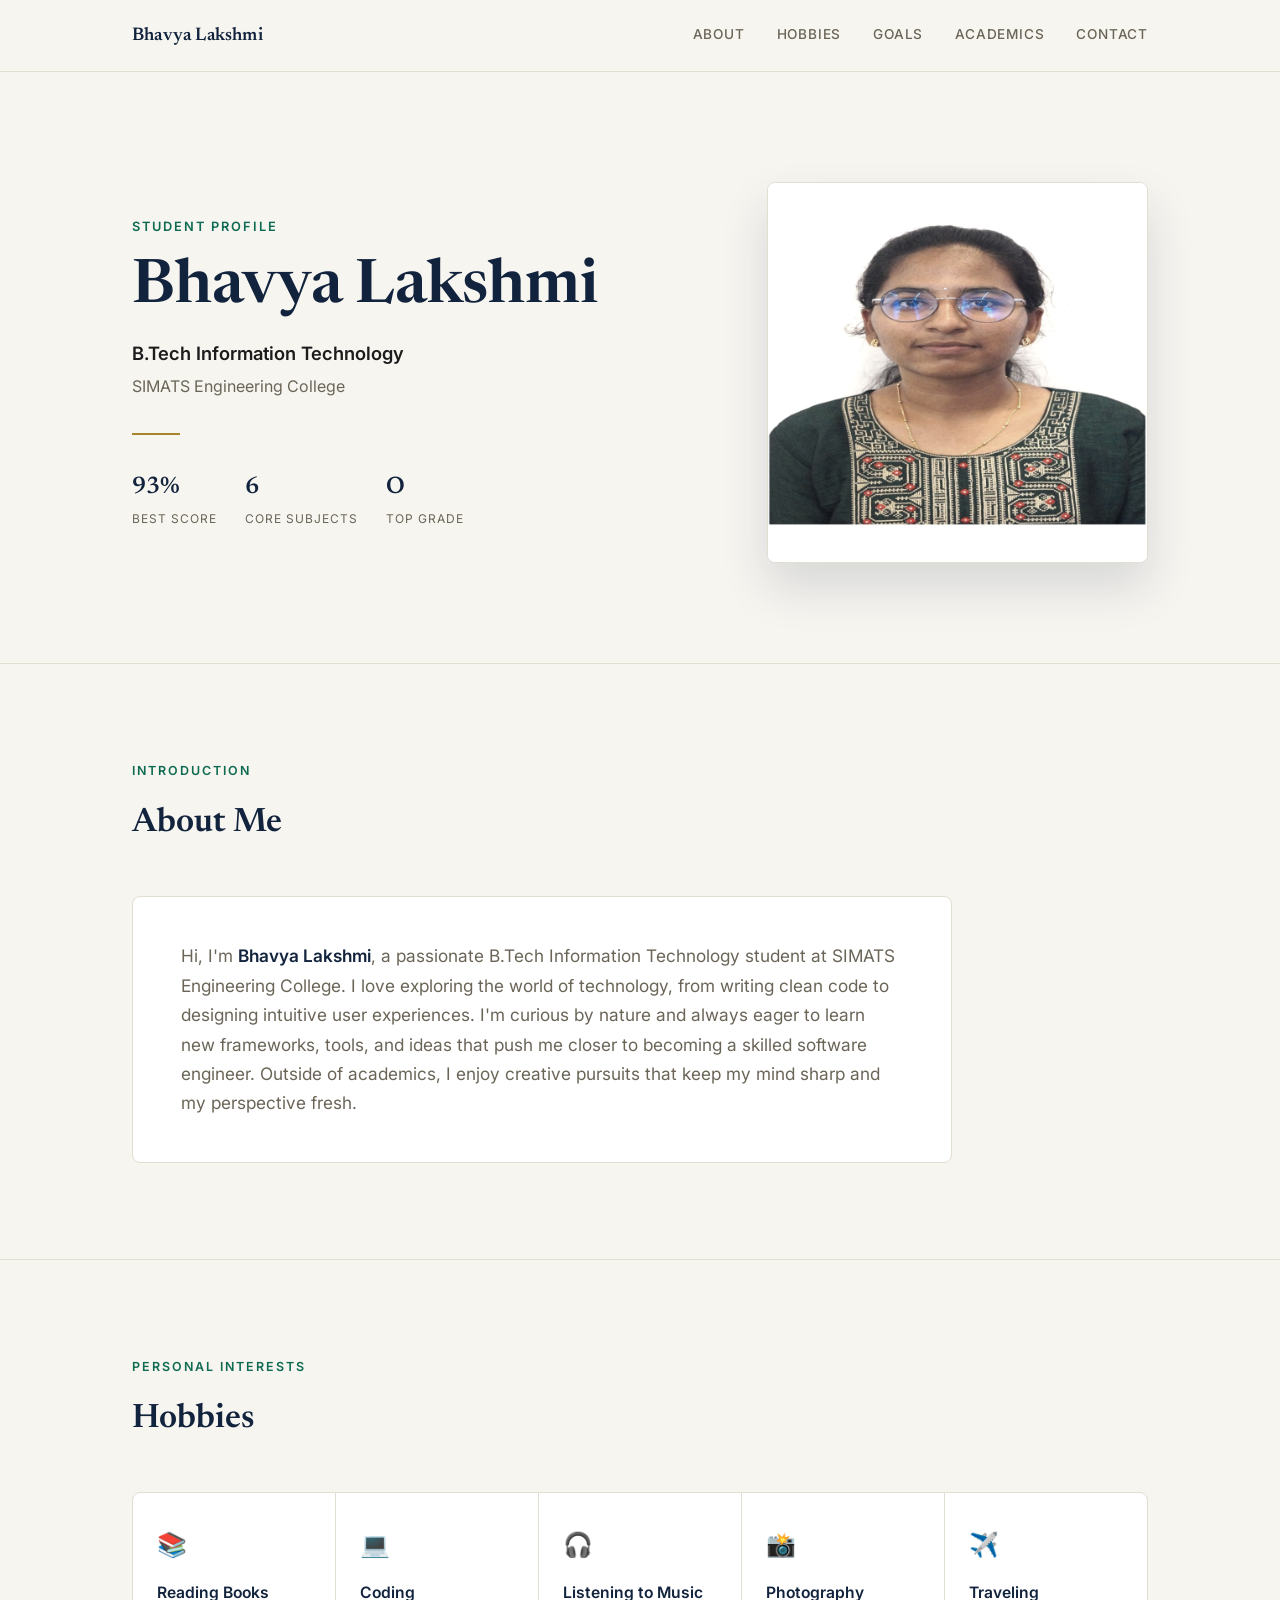
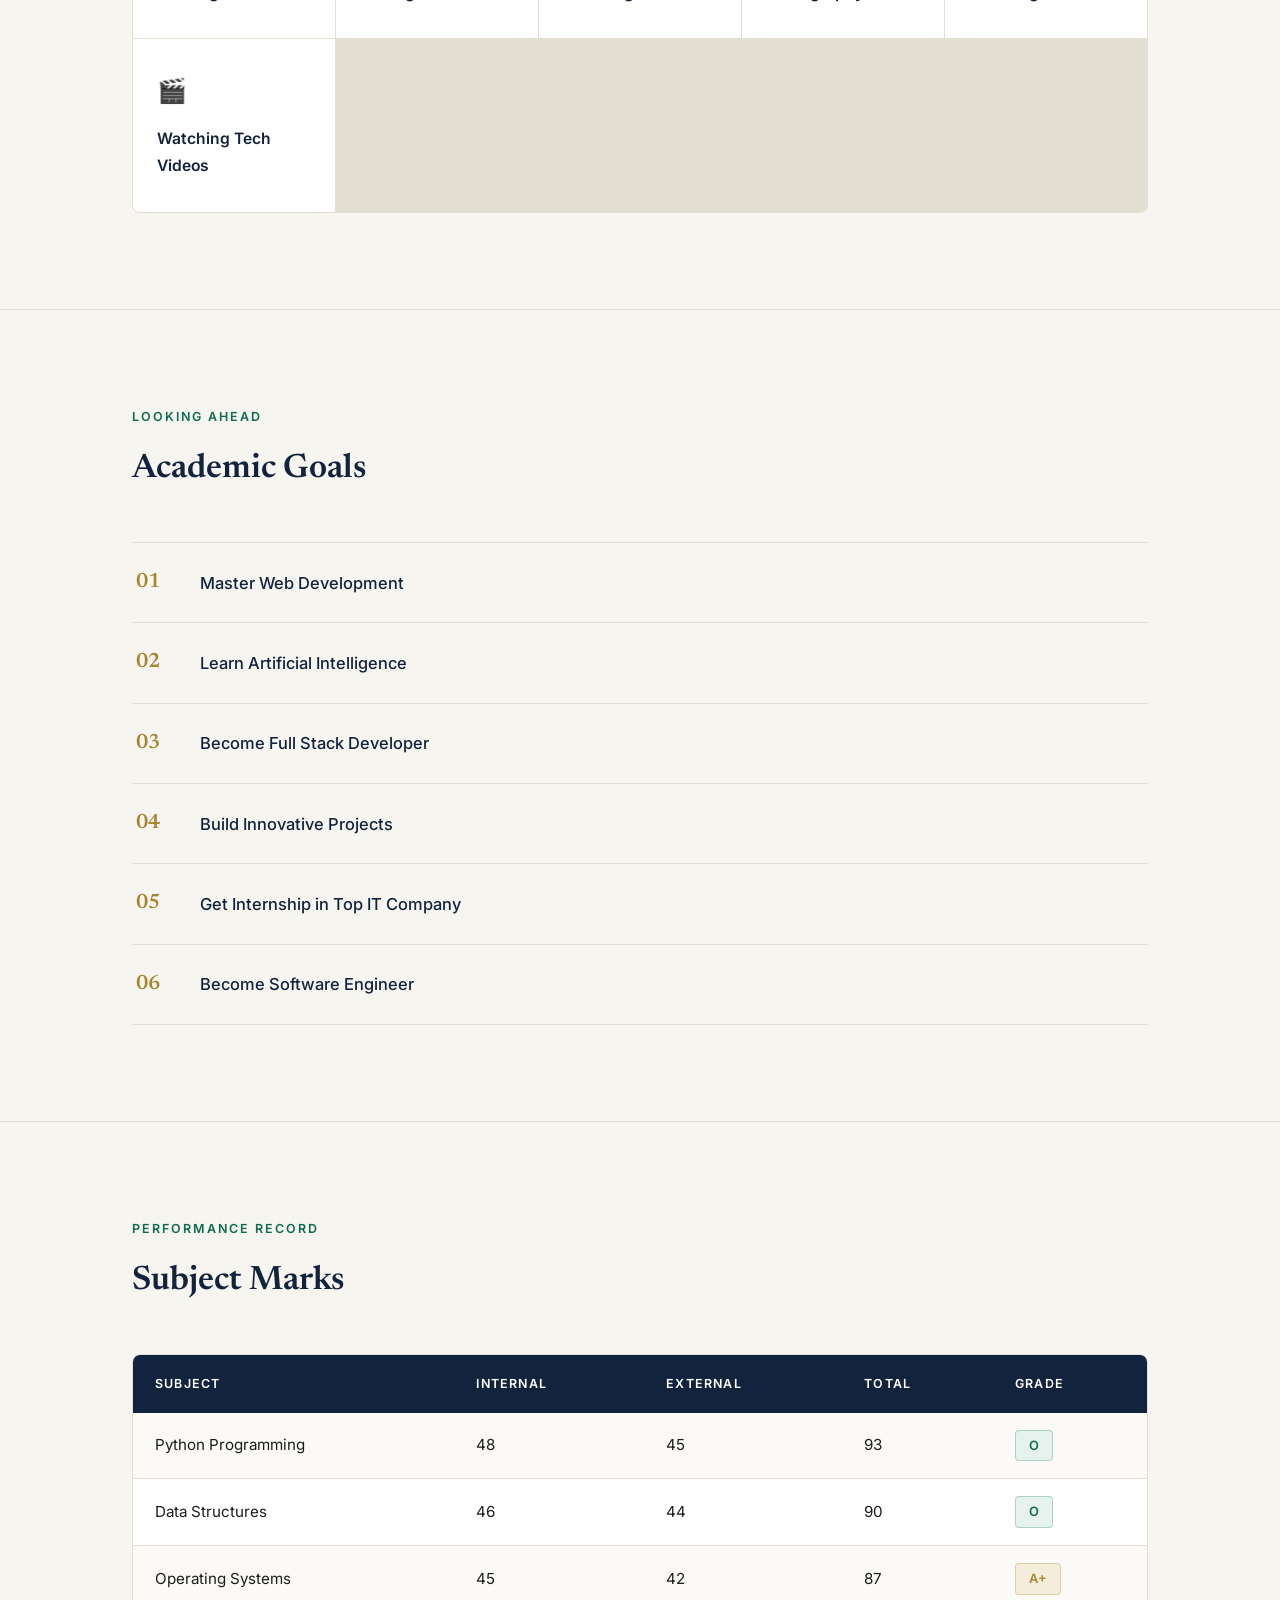
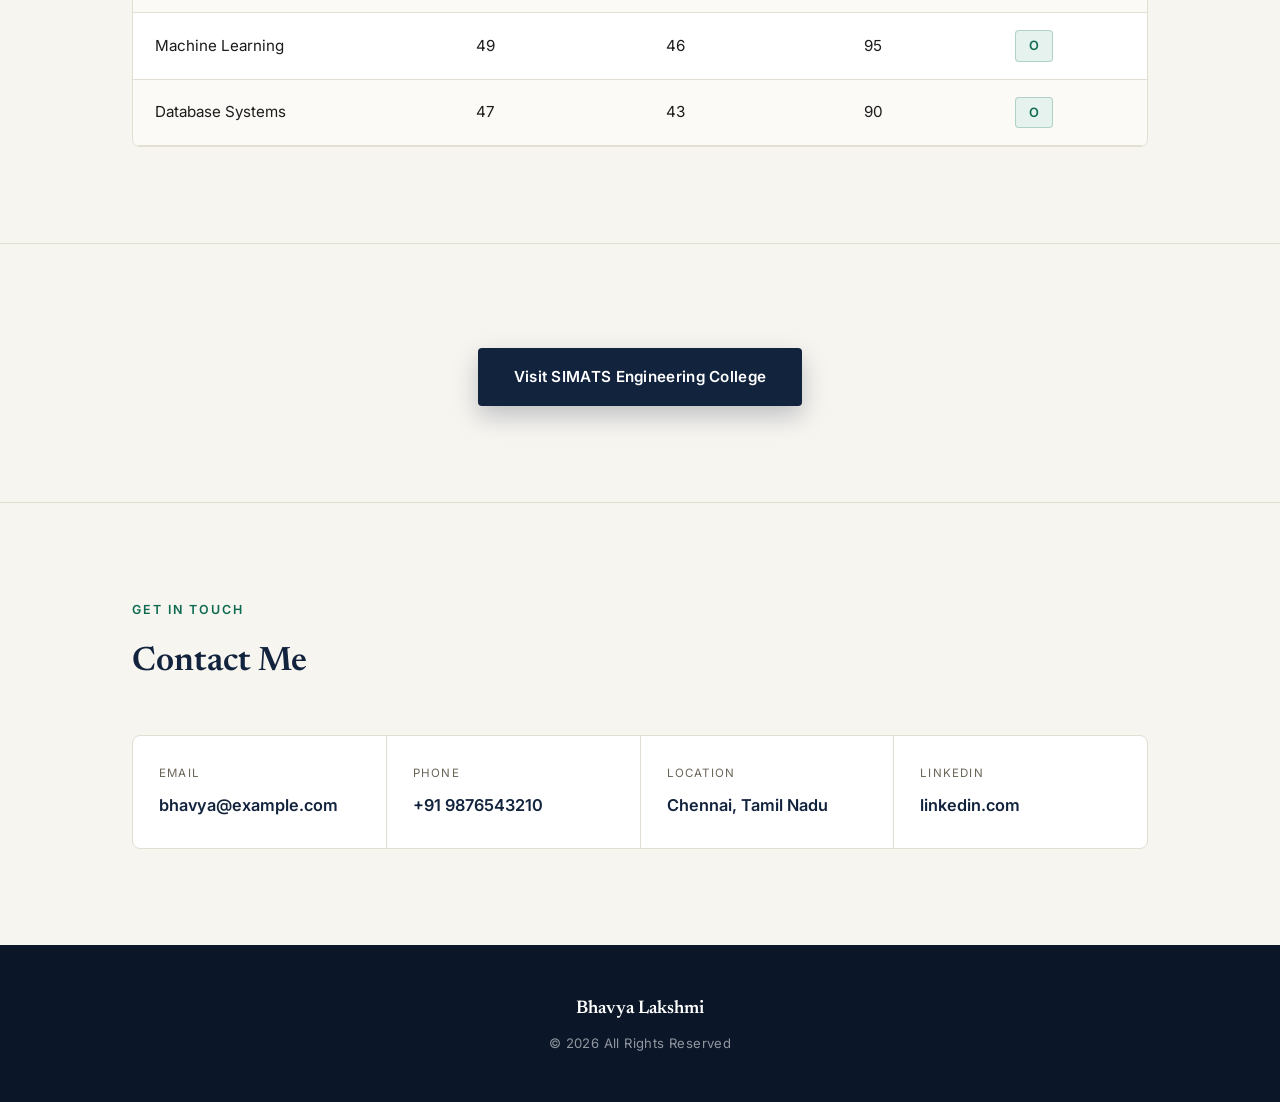
<file: student-profile (5).html>
<!DOCTYPE html>
<html lang="en">
<head>
<meta charset="UTF-8">
<meta name="viewport" content="width=device-width, initial-scale=1.0">
<title>Student Profile | Bhavya Lakshmi</title>

<!-- Google Fonts: Newsreader for editorial headings, Inter for clean body text -->
<link rel="preconnect" href="https://fonts.googleapis.com">
<link href="https://fonts.googleapis.com/css2?family=Newsreader:opsz,wght@6..72,500;6..72,600;6..72,700&family=Inter:wght@400;500;600;700&display=swap" rel="stylesheet">

<style>
/* ================================================
   CSS VARIABLES — refined, professional palette
   ================================================ */
:root{
  --ivory:#f7f5f0;
  --panel:#ffffff;
  --navy:#12233d;
  --navy-deep:#0b1729;
  --emerald:#0e6b52;
  --emerald-soft:#e6f2ee;
  --gold:#a8842f;
  --border:#e3ded2;
  --text:#1c1c1c;
  --text-muted:#6b6558;
  --font-display:'Newsreader', serif;
  --font-body:'Inter', sans-serif;
  --radius:8px;
}

*{margin:0;padding:0;box-sizing:border-box;}
html{scroll-behavior:smooth;}

body{
  background:var(--ivory);
  color:var(--text);
  font-family:var(--font-body);
  line-height:1.7;
  font-size:16px;
}

a{color:inherit;text-decoration:none;}
ul,ol{list-style:none;}

.wrap{
  max-width:1080px;
  margin:0 auto;
  padding:0 32px;
}

/* ================================================
   TOP NAV
   ================================================ */
.topbar{
  position:sticky;
  top:0;
  z-index:50;
  background:rgba(247,245,240,0.92);
  backdrop-filter:blur(8px);
  border-bottom:1px solid var(--border);
}
.topbar-inner{
  max-width:1080px;
  margin:0 auto;
  padding:20px 32px;
  display:flex;
  align-items:center;
  justify-content:space-between;
}
.brand{
  font-family:var(--font-display);
  font-weight:600;
  font-size:1.15rem;
  color:var(--navy);
  letter-spacing:0.2px;
}
.nav-links{
  display:flex;
  gap:32px;
  font-size:0.85rem;
  font-weight:500;
  text-transform:uppercase;
  letter-spacing:0.8px;
}
.nav-links a{
  color:var(--text-muted);
  transition:color 0.25s ease;
  padding-bottom:2px;
  border-bottom:1px solid transparent;
}
.nav-links a:hover{
  color:var(--emerald);
  border-bottom-color:var(--emerald);
}

/* ================================================
   SECTION SCAFFOLDING
   ================================================ */
.section{
  padding:96px 0;
  border-bottom:1px solid var(--border);
}

.section-label{
  font-size:0.78rem;
  font-weight:600;
  text-transform:uppercase;
  letter-spacing:2px;
  color:var(--emerald);
  margin-bottom:14px;
}

.section-heading{
  font-family:var(--font-display);
  font-size:2.1rem;
  font-weight:600;
  color:var(--navy);
  margin-bottom:44px;
}

.panel{
  background:var(--panel);
  border:1px solid var(--border);
  border-radius:var(--radius);
}

/* ================================================
   HERO SECTION
   ================================================ */
.hero{
  padding:110px 0 100px;
  border-bottom:1px solid var(--border);
}
.hero-grid{
  display:grid;
  grid-template-columns:1.2fr 0.8fr;
  gap:64px;
  align-items:center;
}

.hero-eyebrow{
  font-size:0.8rem;
  font-weight:600;
  text-transform:uppercase;
  letter-spacing:2px;
  color:var(--emerald);
  margin-bottom:18px;
}

.hero h1{
  font-family:var(--font-display);
  font-size:clamp(2.6rem,5.4vw,3.8rem);
  font-weight:600;
  line-height:1.1;
  color:var(--navy);
  margin-bottom:16px;
}

.hero .role{
  font-size:1.15rem;
  font-weight:600;
  color:var(--text);
  margin-bottom:4px;
}
.hero .college{
  font-size:1rem;
  color:var(--text-muted);
  margin-bottom:32px;
}

.hero-divider{
  width:48px;
  height:2px;
  background:var(--gold);
  margin-bottom:32px;
}

.credential-row{
  display:flex;
  flex-wrap:wrap;
  gap:28px;
}
.credential{
  display:flex;
  flex-direction:column;
  gap:2px;
}
.credential .num{
  font-family:var(--font-display);
  font-size:1.5rem;
  font-weight:600;
  color:var(--navy);
}
.credential .lbl{
  font-size:0.75rem;
  text-transform:uppercase;
  letter-spacing:1px;
  color:var(--text-muted);
}

.hero-photo-frame{
  border-radius:var(--radius);
  overflow:hidden;
  border:1px solid var(--border);
  box-shadow:0 24px 48px rgba(18,35,61,0.14);
  background:var(--panel);
}
.hero-photo-frame img{
  width:100%;
  display:block;
  aspect-ratio:1/1;
  object-fit:cover;
  filter:grayscale(35%) contrast(1.02);
  transition:filter 0.5s ease, transform 0.5s ease;
}
.hero-photo-frame:hover img{
  filter:grayscale(0%);
  transform:scale(1.03);
}

/* ================================================
   ABOUT SECTION
   ================================================ */
.about-body{
  padding:44px 48px;
  max-width:820px;
}
.about-body p{
  font-size:1.08rem;
  color:var(--text-muted);
}
.about-body p strong{
  color:var(--navy);
  font-weight:600;
}

/* ================================================
   HOBBIES — clean list-style cards
   ================================================ */
.hobbies-grid{
  display:grid;
  grid-template-columns:repeat(auto-fit,minmax(200px,1fr));
  gap:1px;
  background:var(--border);
  border:1px solid var(--border);
  border-radius:var(--radius);
  overflow:hidden;
}
.hobby-card{
  background:var(--panel);
  padding:32px 24px;
  display:flex;
  flex-direction:column;
  gap:14px;
  transition:background 0.3s ease;
}
.hobby-card:hover{
  background:var(--emerald-soft);
}
.hobby-card .ico{
  font-size:1.5rem;
}
.hobby-card .name{
  font-weight:600;
  font-size:0.98rem;
  color:var(--navy);
}

/* ================================================
   ACADEMIC GOALS — numbered list
   ================================================ */
.goals-list{
  border-top:1px solid var(--border);
}
.goal-row{
  display:flex;
  align-items:center;
  gap:24px;
  padding:22px 4px;
  border-bottom:1px solid var(--border);
  transition:padding-left 0.3s ease, background 0.3s ease;
}
.goal-row:hover{
  background:var(--emerald-soft);
  padding-left:16px;
}
.goal-num{
  font-family:var(--font-display);
  font-size:1.3rem;
  font-weight:600;
  color:var(--gold);
  min-width:40px;
}
.goal-row p{
  font-size:1.03rem;
  font-weight:500;
  color:var(--navy);
}

/* ================================================
   SUBJECT MARKS — clean professional table
   ================================================ */
.table-panel{
  overflow-x:auto;
}
table{
  width:100%;
  border-collapse:collapse;
  min-width:560px;
}
thead th{
  text-align:left;
  padding:18px 22px;
  font-size:0.78rem;
  text-transform:uppercase;
  letter-spacing:1.2px;
  font-weight:600;
  color:#fff;
  background:var(--navy);
}
tbody td{
  padding:17px 22px;
  font-size:0.95rem;
  color:var(--text);
  border-bottom:1px solid var(--border);
}
tbody tr:nth-child(odd){background:#fbfaf7;}
tbody tr:nth-child(even){background:var(--panel);}
tbody tr{transition:background 0.25s ease;}
tbody tr:hover{background:var(--emerald-soft);}

.grade-badge{
  display:inline-block;
  padding:4px 13px;
  border-radius:4px;
  font-weight:600;
  font-size:0.8rem;
  background:var(--emerald-soft);
  color:var(--emerald);
  border:1px solid rgba(14,107,82,0.25);
}
.grade-badge.aplus{
  background:#f5eddb;
  color:var(--gold);
  border-color:rgba(168,132,47,0.3);
}

/* ================================================
   COLLEGE BUTTON
   ================================================ */
.cta-row{
  display:flex;
  justify-content:center;
  margin-top:8px;
}
.btn-primary{
  font-weight:600;
  font-size:0.95rem;
  padding:16px 36px;
  border-radius:4px;
  color:#fff;
  background:var(--navy);
  letter-spacing:0.3px;
  transition:background 0.3s ease, transform 0.3s ease, box-shadow 0.3s ease;
  box-shadow:0 10px 24px rgba(18,35,61,0.25);
}
.btn-primary:hover{
  background:var(--emerald);
  transform:translateY(-3px);
  box-shadow:0 14px 32px rgba(14,107,82,0.3);
}

/* ================================================
   CONTACT SECTION
   ================================================ */
.contact-grid{
  display:grid;
  grid-template-columns:repeat(auto-fit,minmax(230px,1fr));
  gap:1px;
  background:var(--border);
  border:1px solid var(--border);
  border-radius:var(--radius);
  overflow:hidden;
}
.contact-card{
  background:var(--panel);
  padding:28px 26px;
  transition:background 0.3s ease;
}
.contact-card:hover{
  background:var(--emerald-soft);
}
.contact-card .label{
  font-size:0.72rem;
  text-transform:uppercase;
  letter-spacing:1.2px;
  color:var(--text-muted);
  margin-bottom:8px;
  display:block;
}
.contact-card .value{
  font-size:1.02rem;
  font-weight:600;
  color:var(--navy);
  word-break:break-word;
}
.contact-card .value a:hover{color:var(--emerald);}

/* ================================================
   FOOTER
   ================================================ */
footer{
  background:var(--navy-deep);
  color:#fff;
  text-align:center;
  padding:48px 24px;
}
footer .line1{
  font-family:var(--font-display);
  font-size:1.15rem;
  font-weight:600;
  margin-bottom:8px;
}
footer .line2{
  font-size:0.82rem;
  color:rgba(255,255,255,0.55);
  letter-spacing:0.4px;
}

/* ================================================
   RESPONSIVE
   ================================================ */
@media (max-width:820px){
  .hero-grid{
    grid-template-columns:1fr;
  }
  .hero-photo-frame{
    max-width:320px;
    margin:0 auto;
  }
  .credential-row{
    justify-content:center;
    text-align:center;
  }
}

@media (max-width:600px){
  .topbar-inner{flex-direction:column;gap:12px;align-items:flex-start;}
  .nav-links{flex-wrap:wrap;gap:16px;}
  .section{padding:64px 0;}
  .hero{padding:70px 0 60px;}
  .section-heading{font-size:1.6rem;}
  .about-body{padding:32px 26px;}
}
</style>
</head>

<body>

<!-- ================================================
     TOP NAV
     ================================================ -->
<nav class="topbar">
  <div class="topbar-inner">
    <div class="brand">Bhavya Lakshmi</div>
    <div class="nav-links">
      <a href="#about">About</a>
      <a href="#hobbies">Hobbies</a>
      <a href="#goals">Goals</a>
      <a href="#marks">Academics</a>
      <a href="#contact">Contact</a>
    </div>
  </div>
</nav>

<!-- ================================================
     HERO SECTION
     ================================================ -->
<header class="hero">
  <div class="wrap hero-grid">
    <div>
      <p class="hero-eyebrow">Student Profile</p>
      <h1>Bhavya Lakshmi</h1>
      <p class="role">B.Tech Information Technology</p>
      <p class="college">SIMATS Engineering College</p>
      <div class="hero-divider"></div>
      <div class="credential-row">
        <div class="credential">
          <span class="num">93%</span>
          <span class="lbl">Best Score</span>
        </div>
        <div class="credential">
          <span class="num">6</span>
          <span class="lbl">Core Subjects</span>
        </div>
        <div class="credential">
          <span class="num">O</span>
          <span class="lbl">Top Grade</span>
        </div>
      </div>
    </div>
    <div class="hero-photo-frame">
      <img src="[data-uri]" alt="Bhavya Lakshmi profile photo">
    </div>
  </div>
</header>

<!-- ================================================
     ABOUT ME SECTION
     ================================================ -->
<section class="section" id="about">
  <div class="wrap">
    <p class="section-label">Introduction</p>
    <h2 class="section-heading">About Me</h2>
    <div class="panel about-body">
      <p>
        Hi, I'm <strong>Bhavya Lakshmi</strong>, a passionate B.Tech Information Technology student
        at SIMATS Engineering College. I love exploring the world of technology, from writing clean
        code to designing intuitive user experiences. I'm curious by nature and always eager to learn
        new frameworks, tools, and ideas that push me closer to becoming a skilled software engineer.
        Outside of academics, I enjoy creative pursuits that keep my mind sharp and my perspective fresh.
      </p>
    </div>
  </div>
</section>

<!-- ================================================
     HOBBIES SECTION
     ================================================ -->
<section class="section" id="hobbies">
  <div class="wrap">
    <p class="section-label">Personal Interests</p>
    <h2 class="section-heading">Hobbies</h2>
    <ul class="hobbies-grid">
      <li class="hobby-card">
        <span class="ico">📚</span>
        <span class="name">Reading Books</span>
      </li>
      <li class="hobby-card">
        <span class="ico">💻</span>
        <span class="name">Coding</span>
      </li>
      <li class="hobby-card">
        <span class="ico">🎧</span>
        <span class="name">Listening to Music</span>
      </li>
      <li class="hobby-card">
        <span class="ico">📸</span>
        <span class="name">Photography</span>
      </li>
      <li class="hobby-card">
        <span class="ico">✈️</span>
        <span class="name">Traveling</span>
      </li>
      <li class="hobby-card">
        <span class="ico">🎬</span>
        <span class="name">Watching Tech Videos</span>
      </li>
    </ul>
  </div>
</section>

<!-- ================================================
     ACADEMIC GOALS SECTION
     ================================================ -->
<section class="section" id="goals">
  <div class="wrap">
    <p class="section-label">Looking Ahead</p>
    <h2 class="section-heading">Academic Goals</h2>
    <ol class="goals-list">
      <li class="goal-row">
        <span class="goal-num">01</span>
        <p>Master Web Development</p>
      </li>
      <li class="goal-row">
        <span class="goal-num">02</span>
        <p>Learn Artificial Intelligence</p>
      </li>
      <li class="goal-row">
        <span class="goal-num">03</span>
        <p>Become Full Stack Developer</p>
      </li>
      <li class="goal-row">
        <span class="goal-num">04</span>
        <p>Build Innovative Projects</p>
      </li>
      <li class="goal-row">
        <span class="goal-num">05</span>
        <p>Get Internship in Top IT Company</p>
      </li>
      <li class="goal-row">
        <span class="goal-num">06</span>
        <p>Become Software Engineer</p>
      </li>
    </ol>
  </div>
</section>

<!-- ================================================
     SUBJECT MARKS SECTION
     ================================================ -->
<section class="section" id="marks">
  <div class="wrap">
    <p class="section-label">Performance Record</p>
    <h2 class="section-heading">Subject Marks</h2>
    <div class="panel table-panel">
      <table>
        <thead>
          <tr>
            <th>Subject</th>
            <th>Internal</th>
            <th>External</th>
            <th>Total</th>
            <th>Grade</th>
          </tr>
        </thead>
        <tbody>
          <tr>
            <td>Python Programming</td>
            <td>48</td>
            <td>45</td>
            <td>93</td>
            <td><span class="grade-badge">O</span></td>
          </tr>
          <tr>
            <td>Data Structures</td>
            <td>46</td>
            <td>44</td>
            <td>90</td>
            <td><span class="grade-badge">O</span></td>
          </tr>
          <tr>
            <td>Operating Systems</td>
            <td>45</td>
            <td>42</td>
            <td>87</td>
            <td><span class="grade-badge aplus">A+</span></td>
          </tr>
          <tr>
            <td>Machine Learning</td>
            <td>49</td>
            <td>46</td>
            <td>95</td>
            <td><span class="grade-badge">O</span></td>
          </tr>
          <tr>
            <td>Database Systems</td>
            <td>47</td>
            <td>43</td>
            <td>90</td>
            <td><span class="grade-badge">O</span></td>
          </tr>
        </tbody>
      </table>
    </div>
  </div>
</section>

<!-- ================================================
     COLLEGE WEBSITE BUTTON
     ================================================ -->
<section class="section" id="college">
  <div class="wrap cta-row">
    <a class="btn-primary" href="https://simatsengineering.com" target="_blank" rel="noopener noreferrer">
      Visit SIMATS Engineering College
    </a>
  </div>
</section>

<!-- ================================================
     CONTACT SECTION
     ================================================ -->
<section class="section" id="contact" style="border-bottom:none;">
  <div class="wrap">
    <p class="section-label">Get In Touch</p>
    <h2 class="section-heading">Contact Me</h2>
    <div class="contact-grid">
      <article class="contact-card">
        <span class="label">Email</span>
        <span class="value">bhavya@example.com</span>
      </article>
      <article class="contact-card">
        <span class="label">Phone</span>
        <span class="value">+91 9876543210</span>
      </article>
      <article class="contact-card">
        <span class="label">Location</span>
        <span class="value">Chennai, Tamil Nadu</span>
      </article>
      <article class="contact-card">
        <span class="label">LinkedIn</span>
        <span class="value"><a href="https://linkedin.com" target="_blank" rel="noopener noreferrer">linkedin.com</a></span>
      </article>
    </div>
  </div>
</section>

<!-- ================================================
     FOOTER
     ================================================ -->
<footer>
  <p class="line1">Bhavya Lakshmi</p>
  <p class="line2">© 2026 All Rights Reserved</p>
</footer>

</body>
</html>
</file>
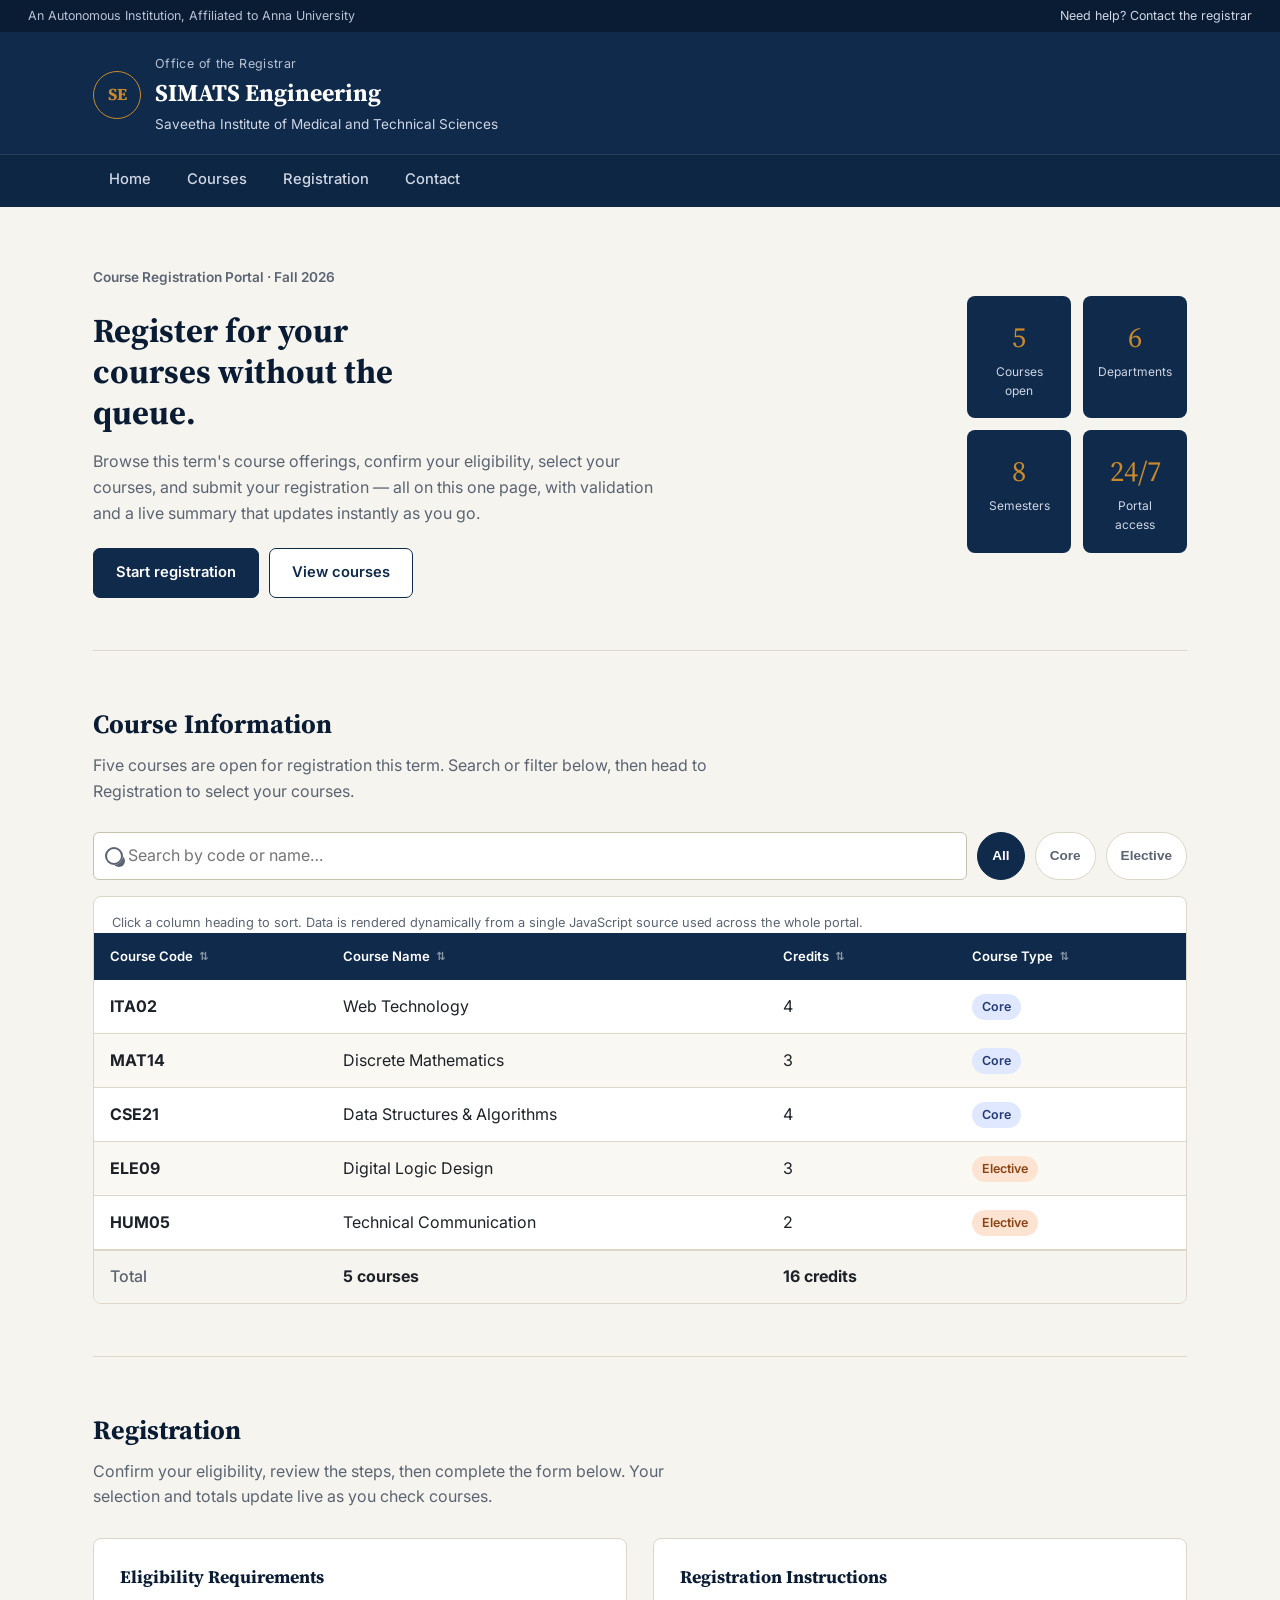
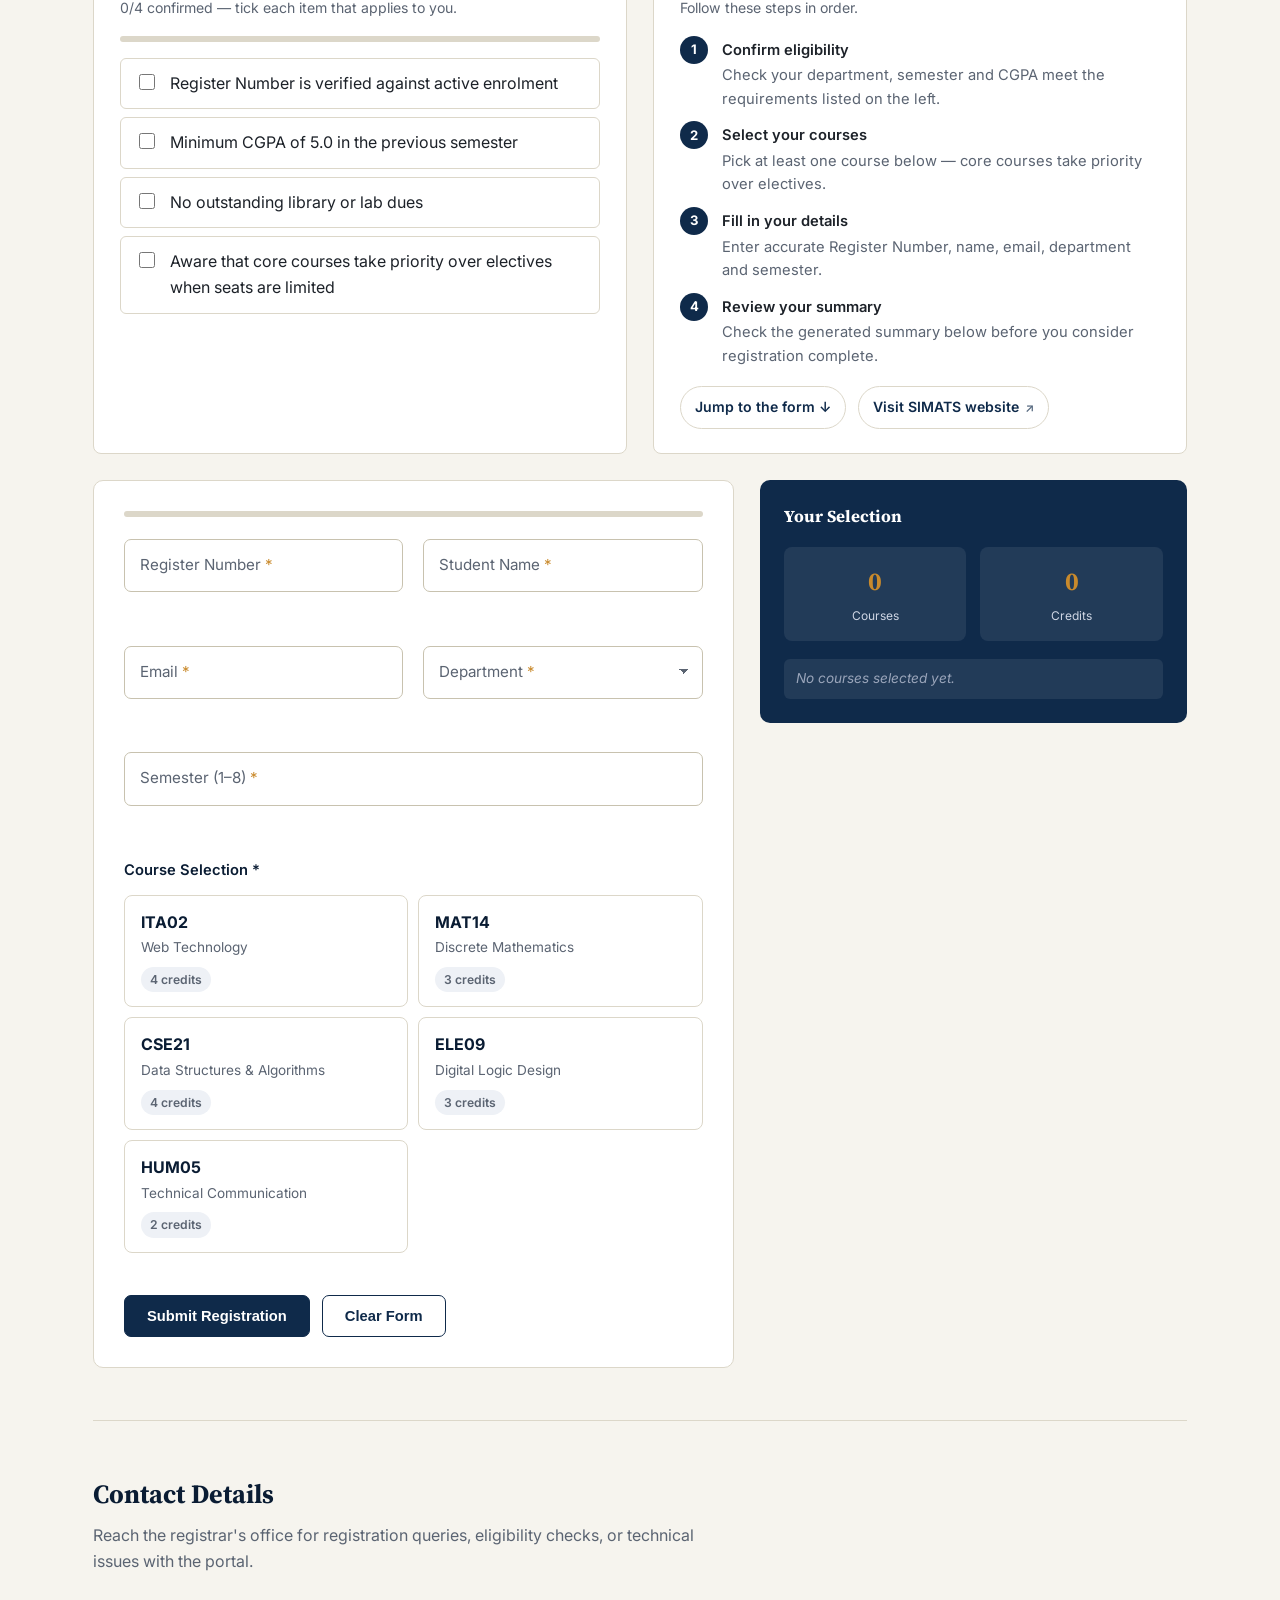
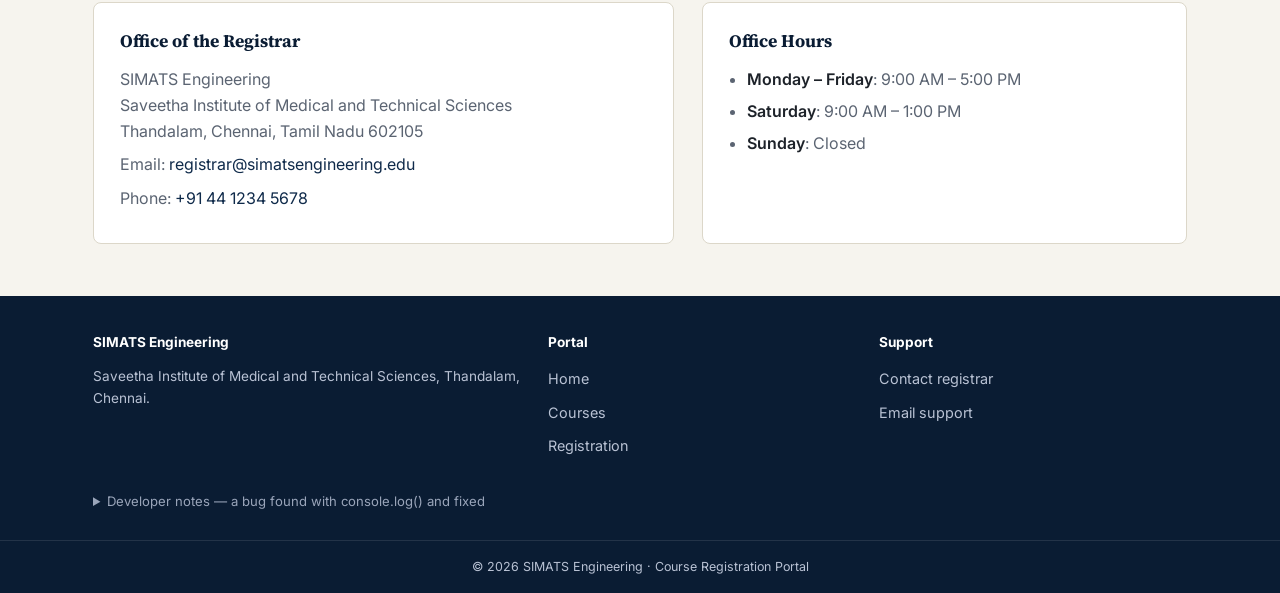
<file: Assignment/University_Course_Registration_Portal.html>
<!DOCTYPE html>
<html lang="en">
<head>
<meta charset="UTF-8">
<meta name="viewport" content="width=device-width, initial-scale=1.0">
<meta name="description" content="SIMATS Engineering Course Registration Portal — browse courses and register online.">
<title>University Course Registration Portal | SIMATS Engineering</title>
<link rel="preconnect" href="https://fonts.googleapis.com">
<link href="https://fonts.googleapis.com/css2?family=Source+Serif+4:opsz,wght@8..60,600;8..60,700&family=Inter:wght@400;500;600;700&display=swap" rel="stylesheet">
<style>
  /* =========================================================
     ROOT VARIABLES  (colour system reused across every rule)
  ========================================================= */
  :root {
    --navy: #0f2a4a;
    --navy-dark: #0a1c33;
    --teal: #0f7a72;
    --amber: #c98a2c;
    --danger: #b5433d;
    --success: #2f6b4f;
    --paper: #f6f4ee;
    --ink: #1d2229;
    --ink-soft: #5b6472;
    --line: #dcd7c9;
  }

  /* =========================================================
     1. UNIVERSAL SELECTOR + BOX MODEL
  ========================================================= */
  * { box-sizing: border-box; }

  body {
    margin: 0;
    font-family: "Inter", system-ui, sans-serif;
    color: var(--ink);
    background: var(--paper);
    line-height: 1.6;
  }

  h1, h2, h3 { font-family: "Source Serif 4", Georgia, serif; color: var(--navy-dark); margin: 0; }
  a { color: var(--navy); }
  a:hover { color: var(--amber); }

  /* Skip link — accessibility */
  .skip-link {
    position: absolute;
    left: -999px; top: 0;
    background: var(--amber);
    color: #fff;
    padding: 10px 16px;
    z-index: 100;
  }
  .skip-link:focus { left: 12px; top: 12px; }

  /* =========================================================
     2. HEADER  (Flexbox)
  ========================================================= */
  header.site-header { background: var(--navy); color: #fff; }

  .top-strip {
    background: var(--navy-dark);
    font-size: 0.78rem;
    color: #b9c2d4;
    padding: 6px 28px;
    display: flex;
    justify-content: space-between;
    flex-wrap: wrap;
    gap: 6px;
  }
  .top-strip a { color: #cfd6e4; text-decoration: none; }
  .top-strip a:hover { color: #fff; }

  .header-inner {
    max-width: 1150px;
    margin: 0 auto;
    padding: 22px 28px 18px;
    display: flex;
    align-items: center;
    justify-content: space-between;
    gap: 16px;
    flex-wrap: wrap;
  }
  .brand { display: flex; align-items: center; gap: 14px; }
  .brand-mark {
    width: 48px; height: 48px;
    border: 1px solid var(--amber);
    border-radius: 50%;
    display: grid;
    place-items: center;
    font-family: "Source Serif 4", serif;
    font-weight: 700;
    color: var(--amber);
    flex-shrink: 0;
    font-size: 1.05rem;
  }
  .brand-eyebrow { margin: 0; font-size: 0.78rem; letter-spacing: 0.03em; color: #b9c2d4; }
  .brand-title { color: #fff; font-size: 1.5rem; }
  .brand-sub { margin: 2px 0 0; font-size: 0.85rem; color: #cfd6e4; }

  /* Navigation — flexbox row, active-state via aria-current */
  nav.site-nav { border-top: 1px solid rgba(255,255,255,0.12); background: rgba(0,0,0,0.08); position: sticky; top: 0; z-index: 30; }
  nav.site-nav ul {
    max-width: 1150px;
    margin: 0 auto;
    padding: 0 28px;
    list-style: none;
    display: flex;
    gap: 4px;
    overflow-x: auto;
  }
  nav.site-nav a {
    display: block;
    padding: 13px 16px;
    color: #cfd6e4;
    text-decoration: none;
    font-weight: 500;
    font-size: 0.92rem;
    border-bottom: 2px solid transparent;
    white-space: nowrap;
    transition: border-color 0.15s ease, color 0.15s ease;
  }
  nav.site-nav a:hover,
  nav.site-nav a[aria-current="page"] { color: #fff; border-bottom-color: var(--amber); }

  /* =========================================================
     3. MAIN LAYOUT
  ========================================================= */
  main { max-width: 1150px; margin: 0 auto; padding: 0 28px; }
  section { padding: 52px 0; border-bottom: 1px solid var(--line); scroll-margin-top: 64px; }
  section:last-of-type { border-bottom: none; }

  .section-head { display: flex; align-items: baseline; justify-content: space-between; flex-wrap: wrap; gap: 10px; margin-bottom: 8px; }
  .section-title { font-size: 1.65rem; }
  .section-lede { color: var(--ink-soft); max-width: 64ch; margin: 0 0 28px; }

  /* Hero — flexbox, two columns collapsing on mobile */
  .hero { display: flex; align-items: center; gap: 40px; flex-wrap: wrap; padding-top: 44px; }
  .hero-text { flex: 1 1 420px; }
  .hero-eyebrow { font-size: 0.85rem; color: var(--teal); font-weight: 600; margin-bottom: 10px; }
  .hero-text h2 { font-size: 2.1rem; line-height: 1.22; max-width: 18ch; }
  .hero-text p { color: var(--ink-soft); max-width: 56ch; margin: 16px 0 22px; }
  .hero-cta { display: inline-flex; gap: 10px; flex-wrap: wrap; }

  /* Hero stat grid — CSS Grid */
  .hero-figures { flex: 0 0 220px; display: grid; grid-template-columns: 1fr 1fr; gap: 12px; }
  .figure-card { background: var(--navy); color: #fff; border-radius: 8px; padding: 18px 14px; text-align: center; transition: transform 0.2s ease; }
  .figure-card:hover { transform: translateY(-3px); }
  .figure-number { font-family: "Source Serif 4", serif; font-size: 1.8rem; color: var(--amber); margin: 0; }
  .figure-label { font-size: 0.75rem; color: #cfd6e4; margin: 2px 0 0; }

  /* Buttons */
  .btn {
    display: inline-block;
    padding: 12px 22px;
    border-radius: 7px;
    font-weight: 600;
    font-size: 0.92rem;
    cursor: pointer;
    border: 1px solid var(--navy);
    text-decoration: none;
    transition: background 0.15s ease, color 0.15s ease;
  }
  .btn-primary { background: var(--navy); color: #fff; }
  .btn-primary:hover { background: var(--navy-dark); }
  .btn-ghost { background: #fff; color: var(--navy); }
  .btn-ghost:hover { background: var(--paper); }

  /* =========================================================
     4. COURSE TABLE  (semantic table + toolbar)
  ========================================================= */
  .toolbar { display: flex; gap: 10px; flex-wrap: wrap; margin-bottom: 16px; }
  .search-box { position: relative; flex: 1 1 220px; }
  .search-box input {
    width: 100%;
    padding: 10px 14px 10px 34px;
    border: 1px solid #c8c2af;
    border-radius: 6px;
    font: inherit;
    background: #fff;
  }
  .search-box input:focus { outline: none; border-color: var(--navy); box-shadow: 0 0 0 3px rgba(15,42,74,0.12); }
  .search-box::before {
    content: "";
    position: absolute; left: 12px; top: 50%;
    width: 14px; height: 14px;
    transform: translateY(-50%);
    border: 2px solid var(--ink-soft);
    border-radius: 50%;
    box-shadow: 5px 5px 0 -3px var(--ink-soft);
  }
  .filter-chip {
    padding: 9px 14px;
    border: 1px solid var(--line);
    background: #fff;
    border-radius: 999px;
    font-size: 0.85rem;
    font-weight: 600;
    color: var(--ink-soft);
    cursor: pointer;
    transition: background 0.15s ease, color 0.15s ease, border-color 0.15s ease;
  }
  .filter-chip:hover { border-color: var(--navy); color: var(--navy); }
  .filter-chip[aria-pressed="true"] { background: var(--navy); border-color: var(--navy); color: #fff; }

  .table-wrap { background: #fff; border: 1px solid var(--line); border-radius: 8px; overflow: hidden; }
  table { width: 100%; border-collapse: collapse; min-width: 560px; }
  caption { text-align: left; padding: 16px 18px 0; font-size: 0.8rem; color: var(--ink-soft); }
  thead th { background: var(--navy); color: #fff; font-weight: 600; font-size: 0.82rem; text-align: left; padding: 13px 16px; }
  thead th button { all: unset; display: flex; align-items: center; gap: 6px; cursor: pointer; color: inherit; font: inherit; font-weight: inherit; }
  thead th button:hover { color: var(--amber); }
  .sort-arrow { font-size: 0.7rem; opacity: 0.5; }
  th[aria-sort="ascending"] .sort-arrow, th[aria-sort="descending"] .sort-arrow { opacity: 1; color: var(--amber); }
  tbody th, tbody td { padding: 13px 16px; text-align: left; border-bottom: 1px solid var(--line); }
  tbody tr:nth-child(even) { background: #faf8f2; }
  tbody tr:hover { background: #f1e3c4; }
  tbody tr.is-hidden { display: none; }
  .tag { display: inline-block; padding: 3px 10px; border-radius: 999px; font-size: 0.78rem; font-weight: 600; }
  .tag-core { background: #dfe8ff; color: #263a75; }
  .tag-elective { background: #fde3d1; color: #8a4315; }
  tfoot td { padding: 13px 16px; font-weight: 700; background: var(--paper); border-top: 2px solid var(--line); }
  tfoot td:first-child { color: var(--ink-soft); font-weight: 500; }

  /* Responsive table → stacked cards (Media Query) */
  @media (max-width: 620px) {
    table, thead, tbody, tfoot, tr, th, td { display: block; }
    thead { display: none; }
    tbody tr { border-bottom: 1px solid var(--line); padding: 12px 16px; }
    tbody tr:hover { background: #fff; }
    tbody th, tbody td { border: none; padding: 4px 0; display: flex; justify-content: space-between; gap: 12px; }
    tbody td::before { content: attr(data-label); color: var(--ink-soft); font-weight: 600; font-size: 0.78rem; }
    tfoot tr { display: flex; justify-content: space-between; padding: 12px 16px; }
  }

  /* =========================================================
     5. LISTS + HYPERLINKS  (eligibility / instructions)
  ========================================================= */
  .two-col { display: grid; grid-template-columns: 1fr 1fr; gap: 26px; }

  .card { background: #fff; border: 1px solid var(--line); border-radius: 8px; padding: 24px 26px; }
  .card h3 { font-size: 1.1rem; margin-bottom: 6px; }
  .card .card-sub { color: var(--ink-soft); font-size: 0.88rem; margin: 0 0 16px; }

  .progress-track { height: 6px; background: var(--line); border-radius: 999px; overflow: hidden; margin-bottom: 16px; }
  .progress-fill { height: 100%; background: var(--teal); width: 0%; transition: width 0.25s ease; }

  ul.check-list { list-style: none; margin: 0; padding: 0; display: flex; flex-direction: column; gap: 8px; }
  .check-item { display: flex; align-items: flex-start; gap: 12px; padding: 12px 14px; border: 1px solid var(--line); border-radius: 6px; cursor: pointer; transition: background 0.15s ease, border-color 0.15s ease; }
  .check-item:hover { border-color: var(--teal); }
  .check-item.is-checked { background: #eef7f5; border-color: var(--teal); }
  .check-item input { margin-top: 3px; accent-color: var(--teal); width: 16px; height: 16px; flex-shrink: 0; }
  .check-item.is-checked span { color: var(--ink-soft); text-decoration: line-through; }

  ol.step-list { list-style: none; margin: 0; padding: 0; counter-reset: step; display: flex; flex-direction: column; gap: 10px; }
  .step-item { display: flex; gap: 14px; align-items: flex-start; }
  .step-num { counter-increment: step; flex-shrink: 0; width: 28px; height: 28px; border-radius: 50%; background: var(--navy); color: #fff; display: grid; place-items: center; font-size: 0.82rem; font-weight: 700; }
  .step-num::before { content: counter(step); }
  .step-body { color: var(--ink-soft); font-size: 0.92rem; padding-top: 3px; }
  .step-body strong { display: block; color: var(--ink); font-weight: 600; margin-bottom: 2px; }

  .link-row { display: flex; gap: 12px; flex-wrap: wrap; margin-top: 18px; }
  .link-chip {
    display: inline-flex; align-items: center; gap: 6px;
    padding: 9px 14px; border-radius: 999px;
    border: 1px solid var(--line); background: #fff;
    color: var(--navy); text-decoration: none;
    font-size: 0.88rem; font-weight: 600;
    transition: border-color 0.15s ease, color 0.15s ease;
  }
  .link-chip:hover { border-color: var(--amber); color: var(--amber); }

  /* =========================================================
     6. REGISTRATION FORM  (Grid layout + floating labels)
  ========================================================= */
  .reg-layout { display: grid; grid-template-columns: 1.5fr 1fr; gap: 26px; align-items: start; }

  form#registrationForm {
    background: #fff;
    border: 1px solid var(--line);
    border-radius: 10px;
    padding: 30px;
    display: grid;
    grid-template-columns: 1fr 1fr;
    gap: 22px 20px;
  }
  .field { position: relative; grid-column: span 1; }
  .field.wide { grid-column: 1 / -1; }

  .field input, .field select {
    width: 100%;
    padding: 18px 40px 8px 14px;
    border: 1.5px solid #c8c2af;
    border-radius: 7px;
    font: inherit;
    background: #fff;
    color: var(--ink);
    transition: border-color 0.15s ease, box-shadow 0.15s ease;
  }
  .field select {
    appearance: none;
    background-image: linear-gradient(45deg, transparent 50%, var(--ink-soft) 50%), linear-gradient(135deg, var(--ink-soft) 50%, transparent 50%);
    background-position: calc(100% - 18px) 22px, calc(100% - 13px) 22px;
    background-size: 5px 5px, 5px 5px;
    background-repeat: no-repeat;
  }
  .field label {
    position: absolute; left: 14px; top: 14px;
    font-size: 0.95rem; color: var(--ink-soft);
    pointer-events: none;
    transition: top 0.15s ease, font-size 0.15s ease, color 0.15s ease;
    background: #fff; padding: 0 2px;
  }
  .field input:focus, .field input:not(:placeholder-shown),
  .field select:focus, .field select.has-value { border-color: var(--navy); }
  .field input:focus ~ label, .field input:not(:placeholder-shown) ~ label,
  .field select:focus ~ label, .field select.has-value ~ label {
    top: -8px; font-size: 0.72rem; color: var(--navy); font-weight: 600;
  }
  .field input.is-valid, .field select.is-valid { border-color: var(--success); }
  .field input.is-invalid, .field select.is-invalid { border-color: var(--danger); }
  .field .req { color: var(--amber); }
  .field .status-icon {
    position: absolute; right: 12px; top: 16px;
    font-size: 0.9rem; opacity: 0; transition: opacity 0.15s ease;
  }
  .field .status-icon.show { opacity: 1; }
  .field .status-icon.ok { color: var(--success); }
  .field .status-icon.bad { color: var(--danger); }
  .field .hint { font-size: 0.76rem; margin-top: 5px; min-height: 14px; color: var(--danger); }

  fieldset.course-picker { grid-column: 1 / -1; border: none; padding: 0; margin: 0; }
  fieldset.course-picker legend { font-size: 0.92rem; font-weight: 600; color: var(--navy-dark); margin-bottom: 12px; padding: 0; }
  .course-cards { display: grid; grid-template-columns: repeat(2, 1fr); gap: 10px; }
  .course-card {
    position: relative; border: 1px solid var(--line); border-radius: 8px;
    padding: 14px 16px; cursor: pointer;
    transition: border-color 0.15s ease, background 0.15s ease;
  }
  .course-card:hover { border-color: var(--teal); }
  .course-card input { position: absolute; opacity: 0; inset: 0; margin: 0; cursor: pointer; }
  .course-card .cc-code { font-weight: 700; color: var(--navy-dark); }
  .course-card .cc-name { display: block; font-size: 0.85rem; color: var(--ink-soft); margin-top: 2px; }
  .course-card .cc-credits { display: inline-block; margin-top: 8px; font-size: 0.76rem; font-weight: 600; padding: 3px 9px; border-radius: 999px; background: #eef1f6; color: var(--ink-soft); }
  .course-card:has(input:checked) { border-color: var(--teal); background: #eef7f5; }
  .course-card:has(input:checked) .cc-credits { background: var(--teal); color: #fff; }
  .course-card:has(input:focus-visible) { outline: 2px solid var(--navy); outline-offset: 2px; }

  .form-actions { grid-column: 1 / -1; display: flex; gap: 12px; margin-top: 4px; }
  .shake { animation: shake 0.3s ease; }
  @keyframes shake { 25% { transform: translateX(-4px); } 75% { transform: translateX(4px); } }

  /* Live summary sidebar */
  .summary-card { background: var(--navy); color: #eef1f6; border-radius: 10px; padding: 24px; position: sticky; top: 76px; }
  .summary-card h3 { color: #fff; font-size: 1.05rem; margin-bottom: 16px; }
  .summary-stats { display: flex; gap: 14px; margin-bottom: 18px; }
  .stat { flex: 1; background: rgba(255,255,255,0.08); border-radius: 8px; padding: 14px; text-align: center; }
  .stat strong { display: block; font-family: "Source Serif 4", serif; font-size: 1.6rem; color: var(--amber); }
  .stat span { font-size: 0.75rem; color: #cfd6e4; }
  .summary-list { list-style: none; margin: 0; padding: 0; display: flex; flex-direction: column; gap: 8px; }
  .summary-list li { background: rgba(255,255,255,0.08); border-radius: 6px; padding: 9px 12px; font-size: 0.85rem; display: flex; justify-content: space-between; }
  .summary-empty { font-size: 0.85rem; color: #9aa5ba; font-style: italic; }

  #resultBanner { margin-top: 16px; padding: 14px 16px; border-radius: 8px; font-size: 0.9rem; font-weight: 600; display: none; }
  #resultBanner.success { display: block; background: #eaf5ef; color: var(--success); }
  #resultBanner.error { display: block; background: #fbeceb; color: var(--danger); }
  #srStatus { position: absolute; left: -9999px; }

  /* =========================================================
     7. DYNAMIC REGISTRATION SUMMARY (post-submit panel)
  ========================================================= */
  #summaryPanel {
    display: none;
    margin-top: 26px;
    background: #fff;
    border: 1px solid var(--teal);
    border-radius: 10px;
    padding: 26px 28px;
  }
  #summaryPanel.show { display: block; }
  #summaryPanel .summary-head { display: flex; align-items: center; justify-content: space-between; gap: 12px; flex-wrap: wrap; margin-bottom: 4px; }
  #summaryPanel .summary-head h3 { font-size: 1.2rem; }
  #summaryPanel .reg-id { font-size: 0.8rem; font-weight: 700; color: var(--teal); background: #eef7f5; padding: 5px 12px; border-radius: 999px; }
  .summary-grid { display: grid; grid-template-columns: repeat(4, 1fr); gap: 14px; margin: 18px 0; }
  .summary-field { background: var(--paper); border-radius: 8px; padding: 12px 14px; }
  .summary-field dt { font-size: 0.72rem; color: var(--ink-soft); text-transform: uppercase; letter-spacing: 0.03em; margin-bottom: 4px; }
  .summary-field dd { margin: 0; font-weight: 600; }
  #summaryCourseList { list-style: none; margin: 0; padding: 0; display: flex; flex-direction: column; gap: 6px; }
  #summaryCourseList li { display: flex; justify-content: space-between; padding: 9px 12px; background: var(--paper); border-radius: 6px; font-size: 0.9rem; }
  .summary-total { margin-top: 12px; text-align: right; font-weight: 700; color: var(--navy-dark); }
  @media (max-width: 620px) { .summary-grid { grid-template-columns: 1fr 1fr; } }

  /* =========================================================
     8. CONTACT  (address element + Grid)
  ========================================================= */
  .contact-grid { display: grid; grid-template-columns: 1.2fr 1fr; gap: 28px; }
  address.contact-card { font-style: normal; background: #fff; border: 1px solid var(--line); border-radius: 8px; padding: 24px 26px; }
  address.contact-card h3 { font-size: 1.1rem; margin-bottom: 12px; }
  address.contact-card p { margin: 0 0 8px; color: var(--ink-soft); }
  address.contact-card a { text-decoration: none; }
  .hours-card { background: #fff; border: 1px solid var(--line); border-radius: 8px; padding: 24px 26px; }
  .hours-card h3 { font-size: 1.1rem; margin-bottom: 12px; }
  .hours-card ul { margin: 0; padding-left: 18px; color: var(--ink-soft); }
  .hours-card li { margin-bottom: 6px; }
  .hours-card time { font-weight: 600; color: var(--ink); }

  /* =========================================================
     9. FOOTER + DEBUG NOTES
  ========================================================= */
  footer.site-footer { background: var(--navy-dark); color: #b9c2d4; }
  .footer-inner { max-width: 1150px; margin: 0 auto; padding: 36px 28px 24px; display: grid; grid-template-columns: 1.4fr 1fr 1fr; gap: 24px; }
  .footer-inner h4 { color: #fff; font-family: "Inter", sans-serif; font-size: 0.85rem; margin: 0 0 12px; }
  .footer-inner ul { list-style: none; margin: 0; padding: 0; }
  .footer-inner li { margin-bottom: 8px; }
  .footer-inner a { color: #b9c2d4; text-decoration: none; font-size: 0.9rem; }
  .footer-inner a:hover { color: #fff; }

  details.debug-notes { max-width: 1150px; margin: 0 auto; padding: 0 28px 28px; }
  details.debug-notes summary { cursor: pointer; font-size: 0.82rem; color: #9aa5ba; }
  details.debug-notes summary:hover { color: #cfd6e4; }
  details.debug-notes .debug-body { font-size: 0.8rem; color: #9aa5ba; padding: 10px 0 0; line-height: 1.7; }
  details.debug-notes code { background: rgba(255,255,255,0.08); padding: 1px 6px; border-radius: 4px; color: #e4c98a; }

  .footer-bottom { border-top: 1px solid rgba(255,255,255,0.1); text-align: center; padding: 16px; font-size: 0.78rem; }

  /* Responsive collapse for all two-column areas */
  @media (max-width: 820px) {
    .two-col, .contact-grid, .reg-layout { grid-template-columns: 1fr; }
    .hero { flex-direction: column; align-items: stretch; }
    .footer-inner { grid-template-columns: 1fr; }
    form#registrationForm { grid-template-columns: 1fr; }
    .course-cards { grid-template-columns: 1fr; }
    .summary-card { position: static; }
    .summary-grid { grid-template-columns: 1fr 1fr; }
  }
  @media (max-width: 560px) {
    .header-inner { padding: 18px 18px 12px; }
    .top-strip, nav.site-nav ul { padding-left: 18px; padding-right: 18px; }
    main { padding: 0 18px; }
    section { padding: 36px 0; }
    .hero-text h2 { font-size: 1.6rem; }
  }
</style>
</head>
<body>

<a class="skip-link" href="#main-content">Skip to main content</a>

<!-- ============================================================
  HEADER — semantic structure: top-strip + brand + primary nav
============================================================= -->
<header class="site-header">
  <div class="top-strip">
    <span>An Autonomous Institution, Affiliated to Anna University</span>
    <a href="#contact">Need help? Contact the registrar</a>
  </div>
  <div class="header-inner">
    <div class="brand">
      <span class="brand-mark">SE</span>
      <div>
        <p class="brand-eyebrow">Office of the Registrar</p>
        <h1 class="brand-title">SIMATS Engineering</h1>
        <p class="brand-sub">Saveetha Institute of Medical and Technical Sciences</p>
      </div>
    </div>
  </div>
  <nav class="site-nav" aria-label="Primary">
    <ul id="primaryNav">
      <li><a href="#home">Home</a></li>
      <li><a href="#courses">Courses</a></li>
      <li><a href="#registration">Registration</a></li>
      <li><a href="#contact">Contact</a></li>
    </ul>
  </nav>
</header>

<main id="main-content">

  <!-- ============================================================
    HOME
  ============================================================= -->
  <section id="home" class="hero">
    <div class="hero-text">
      <p class="hero-eyebrow">Course Registration Portal &middot; Fall 2026</p>
      <h2>Register for your courses without the queue.</h2>
      <p>Browse this term's course offerings, confirm your eligibility, select your
      courses, and submit your registration &mdash; all on this one page, with
      validation and a live summary that updates instantly as you go.</p>
      <div class="hero-cta">
        <a href="#registration" class="btn btn-primary">Start registration</a>
        <a href="#courses" class="btn btn-ghost">View courses</a>
      </div>
    </div>
    <div class="hero-figures" aria-hidden="true">
      <div class="figure-card"><p class="figure-number" id="figCourseCount">5</p><p class="figure-label">Courses open</p></div>
      <div class="figure-card"><p class="figure-number">6</p><p class="figure-label">Departments</p></div>
      <div class="figure-card"><p class="figure-number">8</p><p class="figure-label">Semesters</p></div>
      <div class="figure-card"><p class="figure-number">24/7</p><p class="figure-label">Portal access</p></div>
    </div>
  </section>

  <!-- ============================================================
    COURSES — table driven entirely from the COURSES data array
  ============================================================= -->
  <section id="courses">
    <div class="section-head">
      <h2 class="section-title">Course Information</h2>
    </div>
    <p class="section-lede">Five courses are open for registration this term. Search or
    filter below, then head to Registration to select your courses.</p>

    <div class="toolbar">
      <div class="search-box">
        <input type="search" id="courseSearch" placeholder="Search by code or name&hellip;" aria-label="Search courses">
      </div>
      <button class="filter-chip" data-filter="all" aria-pressed="true">All</button>
      <button class="filter-chip" data-filter="Core" aria-pressed="false">Core</button>
      <button class="filter-chip" data-filter="Elective" aria-pressed="false">Elective</button>
    </div>

    <div class="table-wrap">
      <table id="courseTable">
        <caption>Click a column heading to sort. Data is rendered dynamically from a single JavaScript source used across the whole portal.</caption>
        <thead>
          <tr>
            <th scope="col" aria-sort="none" data-key="code"><button type="button">Course Code <span class="sort-arrow">&#8645;</span></button></th>
            <th scope="col" aria-sort="none" data-key="name"><button type="button">Course Name <span class="sort-arrow">&#8645;</span></button></th>
            <th scope="col" aria-sort="none" data-key="credits"><button type="button">Credits <span class="sort-arrow">&#8645;</span></button></th>
            <th scope="col" aria-sort="none" data-key="type"><button type="button">Course Type <span class="sort-arrow">&#8645;</span></button></th>
          </tr>
        </thead>
        <tbody id="courseBody"><!-- rows injected from COURSES by renderCourseTable() --></tbody>
        <tfoot>
          <tr>
            <td>Total</td>
            <td id="visibleCount">5 courses</td>
            <td id="totalCreditsCell">16 credits</td>
            <td></td>
          </tr>
        </tfoot>
      </table>
    </div>
  </section>

  <!-- ============================================================
    REGISTRATION — lists, hyperlinks, form, validation, summary
  ============================================================= -->
  <section id="registration">
    <div class="section-head">
      <h2 class="section-title">Registration</h2>
    </div>
    <p class="section-lede">Confirm your eligibility, review the steps, then complete the
    form below. Your selection and totals update live as you check courses.</p>

    <div class="two-col">
      <div class="card">
        <h3>Eligibility Requirements</h3>
        <p class="card-sub"><span id="checkedCount">0</span>/4 confirmed &mdash; tick each item that applies to you.</p>
        <div class="progress-track"><div class="progress-fill" id="progressFill"></div></div>
        <ul class="check-list" id="eligibilityList">
          <li class="check-item"><input type="checkbox" id="c1"><label for="c1"><span>Register Number is verified against active enrolment</span></label></li>
          <li class="check-item"><input type="checkbox" id="c2"><label for="c2"><span>Minimum CGPA of 5.0 in the previous semester</span></label></li>
          <li class="check-item"><input type="checkbox" id="c3"><label for="c3"><span>No outstanding library or lab dues</span></label></li>
          <li class="check-item"><input type="checkbox" id="c4"><label for="c4"><span>Aware that core courses take priority over electives when seats are limited</span></label></li>
        </ul>
      </div>

      <div class="card">
        <h3>Registration Instructions</h3>
        <p class="card-sub">Follow these steps in order.</p>
        <ol class="step-list">
          <li class="step-item"><span class="step-num"></span><span class="step-body"><strong>Confirm eligibility</strong>Check your department, semester and CGPA meet the requirements listed on the left.</span></li>
          <li class="step-item"><span class="step-num"></span><span class="step-body"><strong>Select your courses</strong>Pick at least one course below &mdash; core courses take priority over electives.</span></li>
          <li class="step-item"><span class="step-num"></span><span class="step-body"><strong>Fill in your details</strong>Enter accurate Register Number, name, email, department and semester.</span></li>
          <li class="step-item"><span class="step-num"></span><span class="step-body"><strong>Review your summary</strong>Check the generated summary below before you consider registration complete.</span></li>
        </ol>
        <div class="link-row">
          <a class="link-chip" href="#registrationForm">Jump to the form &darr;</a>
          <a class="link-chip" href="https://www.saveetha.ac.in" target="_blank" rel="noopener">Visit SIMATS website <span style="font-size:0.75rem;opacity:0.7;">&#8599;</span></a>
        </div>
      </div>
    </div>

    <div class="reg-layout" style="margin-top: 26px;">
      <form id="registrationForm" novalidate>
        <div class="progress-track field wide" style="margin:0;"><div class="progress-fill" id="validationProgress"></div></div>

        <div class="field">
          <input type="text" id="regNumber" placeholder=" " autocomplete="off">
          <label for="regNumber">Register Number <span class="req">*</span></label>
          <span class="status-icon" id="icon-regNumber">&#10003;</span>
          <p class="hint" id="hint-regNumber"></p>
        </div>

        <div class="field">
          <input type="text" id="studentName" placeholder=" " autocomplete="off">
          <label for="studentName">Student Name <span class="req">*</span></label>
          <span class="status-icon" id="icon-studentName">&#10003;</span>
          <p class="hint" id="hint-studentName"></p>
        </div>

        <div class="field">
          <input type="email" id="email" placeholder=" " autocomplete="off">
          <label for="email">Email <span class="req">*</span></label>
          <span class="status-icon" id="icon-email">&#10003;</span>
          <p class="hint" id="hint-email"></p>
        </div>

        <div class="field">
          <select id="department">
            <option value="" selected hidden></option>
            <option value="CSE">Computer Science &amp; Engineering</option>
            <option value="ECE">Electronics &amp; Communication</option>
            <option value="MECH">Mechanical Engineering</option>
            <option value="CIVIL">Civil Engineering</option>
            <option value="IT">Information Technology</option>
          </select>
          <label for="department">Department <span class="req">*</span></label>
          <p class="hint" id="hint-department"></p>
        </div>

        <div class="field wide">
          <input type="number" id="semester" min="1" max="8" placeholder=" ">
          <label for="semester">Semester (1&ndash;8) <span class="req">*</span></label>
          <span class="status-icon" id="icon-semester">&#10003;</span>
          <p class="hint" id="hint-semester"></p>
        </div>

        <fieldset class="course-picker">
          <legend>Course Selection <span class="req">*</span></legend>
          <div class="course-cards" id="courseCards"><!-- injected from COURSES by renderCourseCards() --></div>
          <p class="hint" id="hint-courses"></p>
        </fieldset>

        <div class="form-actions">
          <button type="submit" class="btn btn-primary">Submit Registration</button>
          <button type="reset" class="btn btn-ghost" id="resetButton">Clear Form</button>
        </div>

        <div id="resultBanner" class="field wide"></div>
        <p id="srStatus" role="status" aria-live="polite"></p>
      </form>

      <aside class="summary-card">
        <h3>Your Selection</h3>
        <div class="summary-stats">
          <div class="stat"><strong id="statCourses">0</strong><span>Courses</span></div>
          <div class="stat"><strong id="statCredits">0</strong><span>Credits</span></div>
        </div>
        <ul class="summary-list" id="liveSummaryList">
          <li class="summary-empty" style="list-style:none;">No courses selected yet.</li>
        </ul>
      </aside>
    </div>

    <!-- Dynamic registration summary — populated on successful submit -->
    <div id="summaryPanel" aria-live="polite">
      <div class="summary-head">
        <h3>Registration Summary</h3>
        <span class="reg-id" id="registrationId">Registration ID: &mdash;</span>
      </div>
      <dl class="summary-grid">
        <div class="summary-field"><dt>Student Name</dt><dd id="sumName">&mdash;</dd></div>
        <div class="summary-field"><dt>Register Number</dt><dd id="sumReg">&mdash;</dd></div>
        <div class="summary-field"><dt>Department</dt><dd id="sumDept">&mdash;</dd></div>
        <div class="summary-field"><dt>Semester</dt><dd id="sumSemester">&mdash;</dd></div>
      </dl>
      <ul id="summaryCourseList"></ul>
      <p class="summary-total"><span id="sumCourseCount">0</span> courses &middot; <span id="sumCredits">0</span> total credits</p>
    </div>
  </section>

  <!-- ============================================================
    CONTACT
  ============================================================= -->
  <section id="contact">
    <div class="section-head">
      <h2 class="section-title">Contact Details</h2>
    </div>
    <p class="section-lede">Reach the registrar's office for registration queries, eligibility checks, or technical issues with the portal.</p>
    <div class="contact-grid">
      <address class="contact-card">
        <h3>Office of the Registrar</h3>
        <p>SIMATS Engineering<br>Saveetha Institute of Medical and Technical Sciences<br>Thandalam, Chennai, Tamil Nadu 602105</p>
        <p>Email: <a href="mailto:registrar@simatsengineering.edu">registrar@simatsengineering.edu</a></p>
        <p>Phone: <a href="tel:+914412345678">+91 44 1234 5678</a></p>
      </address>
      <div class="hours-card">
        <h3>Office Hours</h3>
        <ul>
          <li><time datetime="Mon-Fri">Monday &ndash; Friday</time>: 9:00 AM &ndash; 5:00 PM</li>
          <li><time datetime="Sat">Saturday</time>: 9:00 AM &ndash; 1:00 PM</li>
          <li><time datetime="Sun">Sunday</time>: Closed</li>
        </ul>
      </div>
    </div>
  </section>

</main>

<footer class="site-footer">
  <div class="footer-inner">
    <div>
      <h4>SIMATS Engineering</h4>
      <p style="font-size:0.85rem; margin:0;">Saveetha Institute of Medical and Technical Sciences, Thandalam, Chennai.</p>
    </div>
    <div>
      <h4>Portal</h4>
      <ul>
        <li><a href="#home">Home</a></li>
        <li><a href="#courses">Courses</a></li>
        <li><a href="#registration">Registration</a></li>
      </ul>
    </div>
    <div>
      <h4>Support</h4>
      <ul>
        <li><a href="#contact">Contact registrar</a></li>
        <li><a href="mailto:registrar@simatsengineering.edu">Email support</a></li>
      </ul>
    </div>
  </div>

  <!-- Requirement 10: debugging evidence, kept visible for the grader -->
  <details class="debug-notes">
    <summary>Developer notes &mdash; a bug found with console.log() and fixed</summary>
    <div class="debug-body">
      While wiring up <code>calculateSelection()</code>, the running credit total came out
      as <code>"03414"</code> instead of <code>15</code>. Adding
      <code>console.log(typeof course.credits, course.credits)</code> inside the loop
      showed each value was still a string read from a DOM <code>data-*</code> attribute,
      so <code>total += credits</code> was concatenating text instead of adding numbers.
      The fix was to coerce it explicitly with <code>Number(course.credits)</code> before
      accumulating. The corrected function is what runs on this page; open DevTools
      Console and submit the form to see its debug output.
    </div>
  </details>

  <div class="footer-bottom">&copy; 2026 SIMATS Engineering &middot; Course Registration Portal</div>
</footer>

<script>
  /* =========================================================
     SINGLE SOURCE OF TRUTH — course data (array of objects)
     Used to render both the course table and the registration
     form's course picker, and to drive every calculation below.
  ========================================================= */
  const COURSES = [
    { code: "ITA02", name: "Web Technology",               credits: 4, type: "Core" },
    { code: "MAT14", name: "Discrete Mathematics",          credits: 3, type: "Core" },
    { code: "CSE21", name: "Data Structures & Algorithms",  credits: 4, type: "Core" },
    { code: "ELE09", name: "Digital Logic Design",          credits: 3, type: "Elective" },
    { code: "HUM05", name: "Technical Communication",       credits: 2, type: "Elective" },
  ];

  const EMAIL_PATTERN = /^[^\s@]+@[^\s@]+\.[^\s@]+$/;

  /* ---------------------------------------------------------
     RENDER: course table (from COURSES)
  --------------------------------------------------------- */
  const courseBody = document.getElementById("courseBody");
  function renderCourseTable() {
    courseBody.innerHTML = COURSES.map((c) => `
      <tr data-type="${c.type}">
        <th scope="row" data-label="Course Code">${c.code}</th>
        <td data-label="Course Name">${c.name}</td>
        <td data-label="Credits">${c.credits}</td>
        <td data-label="Course Type"><span class="tag ${c.type === "Core" ? "tag-core" : "tag-elective"}">${c.type}</span></td>
      </tr>
    `).join("");
  }

  /* ---------------------------------------------------------
     RENDER: course picker cards in the registration form
  --------------------------------------------------------- */
  const courseCardsWrap = document.getElementById("courseCards");
  function renderCourseCards() {
    courseCardsWrap.innerHTML = COURSES.map((c) => `
      <label class="course-card">
        <input type="checkbox" name="courses" value="${c.code}" data-name="${c.name}" data-credits="${c.credits}">
        <span class="cc-code">${c.code}</span>
        <span class="cc-name">${c.name}</span>
        <span class="cc-credits">${c.credits} credits</span>
      </label>
    `).join("");
  }

  renderCourseTable();
  renderCourseCards();
  document.getElementById("figCourseCount").textContent = COURSES.length;

  /* ---------------------------------------------------------
     COURSE TABLE — search / filter / sort
  --------------------------------------------------------- */
  const table = document.getElementById("courseTable");
  const searchInput = document.getElementById("courseSearch");
  const filterChips = document.querySelectorAll(".filter-chip");
  const visibleCountCell = document.getElementById("visibleCount");
  const totalCreditsCell = document.getElementById("totalCreditsCell");
  let activeFilter = "all";

  function getRowData(row) {
    return {
      code: row.children[0].textContent.trim(),
      name: row.children[1].textContent.trim(),
      credits: Number(row.children[2].textContent.trim()),
      type: row.dataset.type,
    };
  }

  function applyTableFilters() {
    const query = searchInput.value.trim().toLowerCase();
    const rows = Array.from(courseBody.querySelectorAll("tr"));
    let visible = 0;
    let creditSum = 0;
    rows.forEach((row) => {
      const data = getRowData(row);
      const matchesFilter = activeFilter === "all" || data.type === activeFilter;
      const matchesSearch = !query || data.code.toLowerCase().includes(query) || data.name.toLowerCase().includes(query);
      const show = matchesFilter && matchesSearch;
      row.classList.toggle("is-hidden", !show);
      if (show) { visible += 1; creditSum += data.credits; }
    });
    visibleCountCell.textContent = `${visible} course${visible === 1 ? "" : "s"}`;
    totalCreditsCell.textContent = `${creditSum} credits`;
  }
  searchInput.addEventListener("input", applyTableFilters);
  filterChips.forEach((chip) => {
    chip.addEventListener("click", () => {
      filterChips.forEach((c) => c.setAttribute("aria-pressed", "false"));
      chip.setAttribute("aria-pressed", "true");
      activeFilter = chip.dataset.filter;
      applyTableFilters();
    });
  });

  let sortState = { key: null, direction: 1 };
  table.querySelectorAll("thead th").forEach((th) => {
    th.querySelector("button").addEventListener("click", () => {
      const key = th.dataset.key;
      const direction = sortState.key === key ? sortState.direction * -1 : 1;
      sortState = { key, direction };
      table.querySelectorAll("thead th").forEach((h) => h.setAttribute("aria-sort", "none"));
      th.setAttribute("aria-sort", direction === 1 ? "ascending" : "descending");
      const rows = Array.from(courseBody.querySelectorAll("tr"));
      const sorted = rows.sort((a, b) => {
        const dataA = getRowData(a)[key];
        const dataB = getRowData(b)[key];
        if (typeof dataA === "number") return (dataA - dataB) * direction;
        return dataA.localeCompare(dataB) * direction;
      });
      sorted.forEach((row) => courseBody.appendChild(row));
    });
  });
  applyTableFilters();

  /* ---------------------------------------------------------
     ELIGIBILITY CHECKLIST progress
  --------------------------------------------------------- */
  const checkboxes = Array.from(document.querySelectorAll('.check-item input[type="checkbox"]'));
  const progressFill = document.getElementById("progressFill");
  const checkedCount = document.getElementById("checkedCount");
  function updateEligibilityProgress() {
    const checked = checkboxes.filter((cb) => cb.checked).length;
    checkedCount.textContent = checked;
    progressFill.style.width = `${(checked / checkboxes.length) * 100}%`;
  }
  checkboxes.forEach((cb) => cb.addEventListener("change", () => {
    cb.closest(".check-item").classList.toggle("is-checked", cb.checked);
    updateEligibilityProgress();
  }));
  updateEligibilityProgress();

  /* ---------------------------------------------------------
     REUSABLE FUNCTION — calculate totals for a set of selected
     course checkboxes. Used both for the live sidebar and for
     the final registration summary. (Requirement 8)
  --------------------------------------------------------- */
  function calculateSelection(selectedCheckboxes) {
    let totalCourses = 0;
    let totalCredits = 0;
    selectedCheckboxes.forEach((checkbox) => {
      totalCourses += 1;
      // NOTE (see Developer notes in the footer): dataset values are
      // always strings, so this MUST be coerced with Number() or the
      // totals silently become string concatenation, e.g. "3"+"4"="34".
      totalCredits += Number(checkbox.dataset.credits);
    });
    return { totalCourses, totalCredits };
  }

  function getSelectedCourseCheckboxes() {
    return Array.from(document.querySelectorAll('input[name="courses"]:checked'));
  }

  /* ---------------------------------------------------------
     LIVE SIDEBAR — updates as courses are checked/unchecked
  --------------------------------------------------------- */
  const statCourses = document.getElementById("statCourses");
  const statCredits = document.getElementById("statCredits");
  const liveSummaryList = document.getElementById("liveSummaryList");

  function refreshLiveSummary() {
    const selected = getSelectedCourseCheckboxes();
    const totals = calculateSelection(selected);
    statCourses.textContent = totals.totalCourses;
    statCredits.textContent = totals.totalCredits;

    if (selected.length === 0) {
      liveSummaryList.innerHTML = '<li class="summary-empty" style="list-style:none;">No courses selected yet.</li>';
    } else {
      liveSummaryList.innerHTML = selected.map((cb) =>
        `<li><span>${cb.value} - ${cb.dataset.name}</span><span>${cb.dataset.credits} cr</span></li>`
      ).join("");
    }
    validateCourses(false);
  }
  courseCardsWrap.addEventListener("change", refreshLiveSummary);
  refreshLiveSummary();

  /* ---------------------------------------------------------
     VALIDATION — mandatory fields, email format, semester range
     (Requirement 6). Each field validates live on input, and the
     whole form is re-checked on submit.
  --------------------------------------------------------- */
  function setFieldStatus(inputEl, fieldKey, message) {
    const icon = document.getElementById("icon-" + fieldKey);
    const hint = document.getElementById("hint-" + fieldKey);
    if (message) {
      inputEl.classList.add("is-invalid");
      inputEl.classList.remove("is-valid");
      if (icon) { icon.textContent = "\u2715"; icon.className = "status-icon show bad"; }
      hint.textContent = message;
      return false;
    }
    inputEl.classList.remove("is-invalid");
    inputEl.classList.add("is-valid");
    if (icon) { icon.textContent = "\u2713"; icon.className = "status-icon show ok"; }
    hint.textContent = "";
    return true;
  }

  const regNumberInput = document.getElementById("regNumber");
  const studentNameInput = document.getElementById("studentName");
  const emailInput = document.getElementById("email");
  const departmentSelect = document.getElementById("department");
  const semesterInput = document.getElementById("semester");

  function validateRegNumber() {
    const value = regNumberInput.value.trim();
    return setFieldStatus(regNumberInput, "regNumber", value ? "" : "Register Number is required.");
  }
  function validateStudentName() {
    const value = studentNameInput.value.trim();
    return setFieldStatus(studentNameInput, "studentName", value ? "" : "Student Name is required.");
  }
  function validateEmail() {
    const value = emailInput.value.trim();
    return setFieldStatus(emailInput, "email", value ? (EMAIL_PATTERN.test(value) ? "" : "Enter a valid email address.") : "Email is required.");
  }
  function validateDepartment() {
    const ok = !!departmentSelect.value;
    departmentSelect.classList.toggle("is-valid", ok);
    departmentSelect.classList.toggle("has-value", ok);
    departmentSelect.classList.toggle("is-invalid", !ok);
    document.getElementById("hint-department").textContent = ok ? "" : "Please choose a department.";
    return ok;
  }
  function validateSemester() {
    const raw = semesterInput.value.trim();
    const value = Number(raw);
    const ok = raw !== "" && Number.isInteger(value) && value >= 1 && value <= 8;
    setFieldStatus(semesterInput, "semester", ok ? "" : "Semester must be a whole number between 1 and 8.");
    return ok;
  }
  function validateCourses(showMessage) {
    const selected = getSelectedCourseCheckboxes();
    const ok = selected.length > 0;
    if (showMessage !== false) {
      document.getElementById("hint-courses").textContent = ok ? "" : "Select at least one course.";
    } else if (ok) {
      document.getElementById("hint-courses").textContent = "";
    }
    return ok;
  }

  const validationProgress = document.getElementById("validationProgress");
  function updateValidationProgress() {
    const checks = [
      regNumberInput.value.trim() !== "",
      studentNameInput.value.trim() !== "",
      EMAIL_PATTERN.test(emailInput.value.trim()),
      !!departmentSelect.value,
      validateSemesterSilent(),
      getSelectedCourseCheckboxes().length > 0,
    ];
    const passed = checks.filter(Boolean).length;
    validationProgress.style.width = `${(passed / checks.length) * 100}%`;
  }
  function validateSemesterSilent() {
    const value = Number(semesterInput.value.trim());
    return semesterInput.value.trim() !== "" && Number.isInteger(value) && value >= 1 && value <= 8;
  }

  regNumberInput.addEventListener("input", () => { validateRegNumber(); updateValidationProgress(); });
  studentNameInput.addEventListener("input", () => { validateStudentName(); updateValidationProgress(); });
  emailInput.addEventListener("input", () => { validateEmail(); updateValidationProgress(); });
  departmentSelect.addEventListener("change", () => { validateDepartment(); updateValidationProgress(); });
  semesterInput.addEventListener("input", () => { validateSemester(); updateValidationProgress(); });

  /* ---------------------------------------------------------
     SUMMARY — display registration summary dynamically, no
     page reload (Requirement 9)
  --------------------------------------------------------- */
  function generateRegistrationId() {
    const random = Math.floor(1000 + Math.random() * 9000);
    return "REG-" + new Date().getFullYear() + "-" + random;
  }

  const summaryPanel = document.getElementById("summaryPanel");
  function displaySummary() {
    const selected = getSelectedCourseCheckboxes();
    const totals = calculateSelection(selected);
    const deptText = departmentSelect.options[departmentSelect.selectedIndex].text;

    document.getElementById("sumName").textContent = studentNameInput.value.trim();
    document.getElementById("sumReg").textContent = regNumberInput.value.trim();
    document.getElementById("sumDept").textContent = deptText;
    document.getElementById("sumSemester").textContent = semesterInput.value.trim();
    document.getElementById("registrationId").textContent = "Registration ID: " + generateRegistrationId();

    const list = document.getElementById("summaryCourseList");
    list.innerHTML = selected.map((cb) =>
      `<li><span>${cb.value} - ${cb.dataset.name}</span><strong>${cb.dataset.credits} credits</strong></li>`
    ).join("");

    document.getElementById("sumCourseCount").textContent = totals.totalCourses;
    document.getElementById("sumCredits").textContent = totals.totalCredits;

    summaryPanel.classList.add("show");
    summaryPanel.scrollIntoView({ behavior: "smooth", block: "nearest" });

    // Debugging evidence (Requirement 10) — visible in DevTools Console.
    console.log("Registration summary generated:", {
      name: studentNameInput.value.trim(),
      regNumber: regNumberInput.value.trim(),
      department: deptText,
      semester: semesterInput.value.trim(),
      totals,
    });
  }

  /* ---------------------------------------------------------
     FORM SUBMIT — validate everything, then render the summary
     without a page reload
  --------------------------------------------------------- */
  const form = document.getElementById("registrationForm");
  const resultBanner = document.getElementById("resultBanner");
  const srStatus = document.getElementById("srStatus");

  form.addEventListener("submit", (e) => {
    e.preventDefault(); // no full page reload

    const checks = [
      validateRegNumber(),
      validateStudentName(),
      validateEmail(),
      validateDepartment(),
      validateSemester(),
      validateCourses(true),
    ];
    updateValidationProgress();
    const allOk = checks.every(Boolean);

    resultBanner.className = allOk ? "field wide success" : "field wide error";
    resultBanner.textContent = allOk
      ? "All fields are valid — registration summary generated below."
      : "Please fix the highlighted fields before submitting.";
    srStatus.textContent = resultBanner.textContent;

    if (!allOk) {
      form.classList.remove("shake");
      void form.offsetWidth;
      form.classList.add("shake");
      return;
    }
    displaySummary();
  });

  document.getElementById("resetButton").addEventListener("click", () => {
    setTimeout(() => {
      document.querySelectorAll(".is-valid, .is-invalid").forEach((el) => el.classList.remove("is-valid", "is-invalid", "has-value"));
      document.querySelectorAll(".status-icon").forEach((el) => el.classList.remove("show", "ok", "bad"));
      document.querySelectorAll(".hint").forEach((el) => (el.textContent = ""));
      resultBanner.className = "field wide";
      resultBanner.textContent = "";
      summaryPanel.classList.remove("show");
      refreshLiveSummary();
      updateValidationProgress();
    }, 0);
  });

  updateValidationProgress();
</script>

</body>
</html>
</file>
<file: CO2 SCENERIO BASED/style.css>
/* ============================================================
   RIDGEWAY UNIVERSITY — EVENTS DESK
   External stylesheet (Mandatory CSS Requirement B.1: main site design)
   ============================================================

   DESIGN TOKENS
   Colour
     --ink        #16233D   deep academic navy — headers, nav, dark surfaces
     --ink-soft   #1B2A4A   secondary navy — gradients, hover states
     --paper      #F5F3EE   warm paper background
     --paper-dim  #EAE6DB   card / panel background
     --marigold   #E8A33D   accent — CTAs, active states, ticket perforation
     --leaf       #3C8B6D   "open" status
     --amber      #C9862B   "filling fast" status
     --rust       #C1443C   "closed" status
     --text       #202B3C   body text
     --text-mute  #5B6472   secondary text

   Type
     Display : "Fraunces"   — headings, ticket titles (editorial, a little formal)
     Body    : "Work Sans"  — paragraphs, labels, nav
     Mono    : "JetBrains Mono" — meta data (dates, times, register numbers)
     -> mono for "ticket data" reinforces the events-desk / counter-slip idea

   Signature element
     Event cards are cut and perforated like ticket stubs (see .ticket),
     tying the visual language back to "registration" as a literal act of
     claiming a ticket at a desk.
   ============================================================ */

/* ---------- 1. RESET & BASE ---------- */
* {
  box-sizing: border-box; /* deliberately overridden to border-box site-wide;
                              see technical note for the content-box comparison */
  margin: 0;
  padding: 0;
}

html {
  scroll-behavior: smooth;
}

body {
  font-family: "Work Sans", "Segoe UI", sans-serif;
  background: var(--paper, #f5f3ee);
  color: #202b3c;
  line-height: 1.55;
  overflow-x: hidden; /* guarantees no horizontal scroll on mobile */
}

:root {
  --ink: #16233d;
  --ink-soft: #1b2a4a;
  --paper: #f5f3ee;
  --paper-dim: #eae6db;
  --marigold: #e8a33d;
  --leaf: #3c8b6d;
  --amber: #c9862b;
  --rust: #c1443c;
  --text: #202b3c;
  --text-mute: #5b6472;
}

h1, h2, h3 {
  font-family: "Fraunces", Georgia, serif;
  color: var(--ink);
  line-height: 1.12;
}

a {
  color: inherit;
  text-decoration: none;
}

.sr-only {
  position: absolute;
  width: 1px; height: 1px;
  overflow: hidden;
  clip: rect(0 0 0 0);
}

/* ---------- 2. BUTTONS (class selector + pseudo-classes) ---------- */
.btn {
  display: inline-block;
  padding: 0.85rem 1.6rem;
  border-radius: 999px;
  font-weight: 600;
  font-size: 0.95rem;
  cursor: pointer;                                  /* required property: cursor */
  transition: transform 0.2s ease, box-shadow 0.2s ease; /* required property: transition */
  border: 1px solid transparent;
}

.btn--primary {
  background: var(--marigold);
  color: var(--ink);
  box-shadow: 0 6px 18px rgba(232, 163, 61, 0.35);   /* required property: box-shadow */
}

/* pseudo-class selector: hover state */
.btn--primary:hover,
.btn--primary:focus-visible {
  transform: translateY(-2px) scale(1.02);           /* required property: transform */
  box-shadow: 0 10px 24px rgba(232, 163, 61, 0.45);
}

.btn--ghost {
  background: transparent;
  border-color: var(--ink);
  color: var(--ink);
  width: 100%;
  text-align: center;
}

.btn--ghost:hover,
.btn--ghost:focus-visible {
  background: var(--ink);
  color: var(--paper);
}

.btn--disabled,
.btn--disabled:hover {
  opacity: 0.45;                                     /* required property: opacity */
  background: transparent;
  border-color: var(--text-mute);
  color: var(--text-mute);
  cursor: not-allowed;
  pointer-events: none;
}

/* ---------- 3. HEADER (id selector + descendant + child selectors) ---------- */
#top.site-header,
.site-header {
  position: sticky;      /* Beyond-normal-flow technique 1: sticky positioning */
  top: 0;
  z-index: 50;            /* required property companion: z-index */
  background: rgba(22, 35, 61, 0.94);
  backdrop-filter: blur(6px);
}

.site-header__inner {
  max-width: 1180px;
  margin: 0 auto;
  padding: 0.9rem 1.5rem;
  display: flex;                      /* Flexbox: primary nav bar layout */
  align-items: center;
  justify-content: space-between;
}

.brand {
  display: flex;
  align-items: center;
  gap: 0.75rem;
}

.brand__mark {
  display: grid;
  place-items: center;
  width: 42px;
  height: 42px;
  border-radius: 10px;
  background: var(--marigold);
  color: var(--ink);
  font-family: "Fraunces", serif;
  font-weight: 700;
}

.brand__text {
  display: flex;
  flex-direction: column;
  line-height: 1.25;
}

.brand__name {
  color: #fff;
  font-weight: 600;
  font-size: 1rem;
}

.brand__portal {
  color: #b9c2d6;
  font-size: 0.78rem;
}

/* Group selector: every top-level nav link shares base styling */
.primary-nav ul {
  list-style: none;               /* required property: list-style */
  display: flex;
  gap: 1.8rem;
}

/* Descendant selector */
.primary-nav a {
  color: #dfe4ee;
  font-size: 0.92rem;
  font-weight: 500;
  padding: 0.4rem 0.1rem;
  border-bottom: 2px solid transparent;
  transition: color 0.2s ease, border-color 0.2s ease;
}

.primary-nav a:hover,
.primary-nav a:focus-visible {
  color: var(--marigold);
  border-color: var(--marigold);
}

.nav-toggle {
  display: none;
  flex-direction: column;
  gap: 4px;
  background: none;
  border: none;
  cursor: pointer;
  padding: 0.4rem;
}

/* Child selector: only direct span children of the toggle are bars */
.nav-toggle > span {
  width: 22px;
  height: 2px;
  background: #fff;
}

/* ---------- 4. HERO ---------- */
.hero {
  padding: 5rem 1.5rem 6rem;
  color: #fff;
  position: relative;
  overflow: hidden;                /* required property: overflow */
}

.hero__inner {
  max-width: 760px;
  margin: 0 auto;
  text-align: center;
  position: relative;
}

.hero__eyebrow {
  font-family: "JetBrains Mono", monospace;
  letter-spacing: 0.12em;
  text-transform: uppercase;
  font-size: 0.78rem;
  color: var(--marigold);
  margin-bottom: 1rem;
}

.hero__title {
  color: #fff;
  font-size: clamp(2.1rem, 5vw, 3.4rem);
  margin-bottom: 1.25rem;
}

.hero__sub {
  color: #c7cee0;
  max-width: 560px;
  margin: 0 auto 2.2rem;
  font-size: 1.02rem;
}

/* Beyond-normal-flow technique 2: absolute positioning + z-index,
   kept clear of the CTA button and form fields so nothing is hidden. */
.hero__stamp {
  position: absolute;
  top: -1.4rem;
  right: -0.5rem;
  z-index: 5;
  border: 2px solid var(--marigold);
  border-radius: 8px;
  padding: 0.5rem 0.8rem;
  font-family: "JetBrains Mono", monospace;
  font-size: 0.65rem;
  letter-spacing: 0.08em;
  color: var(--marigold);
  text-align: center;
  line-height: 1.4;
}

@media (max-width: 640px) {
  .hero__stamp { display: none; } /* keep mobile hero uncluttered */
}

/* ---------- 5. SECTION HEADINGS ---------- */
.section-head {
  max-width: 640px;
  margin: 0 auto 2.6rem;
  text-align: center;
}

.section-head--left {
  margin: 0 0 2rem;
  text-align: left;
}

.section-head h2 {
  font-size: 2rem;
  margin-bottom: 0.5rem;
}

.section-head p {
  color: var(--text-mute);
}

/* ---------- 6. EVENT CATALOGUE — CSS GRID ---------- */
.catalogue {
  padding: 5rem 1.5rem;
  max-width: 1180px;
  margin: 0 auto;
}

.ticket-grid {
  display: grid;                                   /* Layout method: CSS Grid */
  grid-template-columns: repeat(4, 1fr);
  gap: 1.6rem;
}

/* ---------- 7. TICKET CARD — box model demo + attribute selector ---------- */
.ticket {
  position: relative;                 /* establishes context for .ticket__status */
  background: #fff;
  border: 1px solid #e3ddce;
  border-radius: 14px;
  padding: 1.6rem 1.4rem 0;           /* content padding — box model requirement */
  margin-bottom: 0.2rem;              /* box model requirement */
  box-shadow: 0 10px 30px rgba(22, 35, 61, 0.06);
  display: flex;
  flex-direction: column;
  justify-content: space-between;
  transition: transform 0.25s ease, box-shadow 0.25s ease;
}

.ticket:hover {
  transform: translateY(-6px);
  box-shadow: 0 18px 34px rgba(22, 35, 61, 0.12);
}

/* Attribute selector: any link that is explicitly marked disabled */
a[aria-disabled="true"] {
  cursor: not-allowed;
}

.ticket__category {
  font-family: "JetBrains Mono", monospace;
  font-size: 0.72rem;
  letter-spacing: 0.1em;
  text-transform: uppercase;
  color: var(--marigold);
  margin-bottom: 0.4rem;
}

.ticket__title {
  font-size: 1.28rem;
  margin-bottom: 0.6rem;
}

.ticket__meta {
  font-family: "JetBrains Mono", monospace;
  font-size: 0.82rem;
  color: var(--text-mute);
  margin-bottom: 0.3rem;
}

.ticket__desc {
  font-size: 0.92rem;
  color: var(--text);
  margin: 0.8rem 0 1.4rem;
}

/* Ticket "stub" — the perforated tear-line, cut with a repeating gradient */
.ticket__stub {
  border-top: 2px dashed #d8d2c0;
  padding: 1.1rem 0;
  position: relative;
}

/* Pseudo-element selector: circular notches on either side of the tear-line,
   completing the "ticket stub" signature */
.ticket__stub::before,
.ticket__stub::after {
  content: "";
  position: absolute;
  top: -9px;
  width: 18px;
  height: 18px;
  background: var(--paper);
  border-radius: 50%;
  border: 1px solid #e3ddce;
}

.ticket__stub::before { left: -1.4rem; }
.ticket__stub::after  { right: -1.4rem; }

/* Status badge: absolute positioning + z-index (kept inside the card,
   overlapping only the empty corner, never form fields or card text) */
.ticket__status {
  position: absolute;
  top: -0.7rem;
  right: 1.1rem;
  z-index: 2;
  font-family: "JetBrains Mono", monospace;
  font-size: 0.68rem;
  letter-spacing: 0.06em;
  text-transform: uppercase;
  padding: 0.35rem 0.7rem;
  border-radius: 999px;
  color: #fff;
}

.ticket__status--open     { background: var(--leaf); }
.ticket__status--filling  { background: var(--amber); }
.ticket__status--closed   { background: var(--rust); }

/* ---------- 8. REGISTRATION FORM ---------- */
.register {
  background: var(--ink);
  padding: 5rem 1.5rem;
}

.register__panel {
  max-width: 900px;
  margin: 0 auto;
  background: var(--paper);
  border-radius: 18px;
  padding: 2.6rem;
}

.register__panel .section-head h2,
.register__panel .section-head p {
  color: var(--ink);
}
.register__panel .section-head p { color: var(--text-mute); }

.register-form {
  display: grid;                       /* Grid used again, in form layout context */
  grid-template-columns: 1fr 1fr;
  gap: 1.2rem 1.4rem;
}

.field--wide { grid-column: 1 / -1; }

.field label {
  display: block;
  font-size: 0.85rem;
  font-weight: 600;
  color: var(--ink);
  margin-bottom: 0.4rem;
}

.field input,
.field select {
  width: 100%;
  padding: 0.75rem 0.9rem;
  border: 1px solid #cfc8b4;
  border-radius: 8px;
  background: #fff;
  font-family: inherit;
  font-size: 0.95rem;
  color: var(--text);
  transition: border-color 0.2s ease, box-shadow 0.2s ease;
}

.field input:focus,
.field select:focus {
  outline: none;
  border-color: var(--marigold);
  box-shadow: 0 0 0 3px rgba(232, 163, 61, 0.25);
}

.register-form .btn--primary {
  border: none;
  margin-top: 0.4rem;
}

/* ---------- 9. FOOTER ---------- */
.site-footer {
  background: var(--ink-soft);
  color: #c7cee0;
  padding: 3.4rem 1.5rem 1.6rem;
}

.site-footer__inner {
  max-width: 1180px;
  margin: 0 auto 2rem;
  display: flex;
  flex-wrap: wrap;
  gap: 2.5rem;
  justify-content: space-between;
}

.footer-col h4 {
  color: #fff;
  font-family: "Work Sans", sans-serif;
  font-size: 0.85rem;
  text-transform: uppercase;
  letter-spacing: 0.08em;
  margin-bottom: 0.7rem;
}

.footer-col p {
  font-size: 0.9rem;
  margin-bottom: 0.3rem;
}

.brand__mark--footer {
  margin-bottom: 0.8rem;
}

.footer-links {
  list-style: none;
}

.footer-links li {
  margin-bottom: 0.4rem;
  font-size: 0.9rem;
}

.footer-links a:hover {
  color: var(--marigold);
}

.site-footer__copy {
  max-width: 1180px;
  margin: 0 auto;
  border-top: 1px solid rgba(255,255,255,0.12);
  padding-top: 1.2rem;
  font-size: 0.8rem;
  color: #8f9ab3;
}

/* ============================================================
   10. RESPONSIVE DESIGN
   Breakpoints tested at ~1024px (tablet) and ~375px (mobile, per brief)
   ============================================================ */

@media (max-width: 1024px) {
  .ticket-grid {
    grid-template-columns: repeat(2, 1fr); /* two columns on tablets */
  }
}

@media (max-width: 720px) {
  .primary-nav {
    position: absolute;
    top: 100%;
    left: 0;
    right: 0;
    background: var(--ink);
    max-height: 0;
    overflow: hidden;
    transition: max-height 0.3s ease;
  }

  .primary-nav.is-open {
    max-height: 260px;
  }

  .primary-nav ul {
    flex-direction: column;
    padding: 1rem 1.5rem 1.5rem;
    gap: 1rem;
  }

  .nav-toggle {
    display: flex;
  }

  .register-form {
    grid-template-columns: 1fr;   /* single column on smaller screens */
  }

  .field--wide { grid-column: 1; }
}

@media (max-width: 480px) {
  .ticket-grid {
    grid-template-columns: 1fr;   /* single column on mobile, per brief */
  }

  .hero {
    padding: 3.4rem 1.2rem 3.6rem;
  }

  .register__panel {
    padding: 1.8rem 1.4rem;
  }

  .site-footer__inner {
    flex-direction: column;
    gap: 1.8rem;
  }
}
</file>
